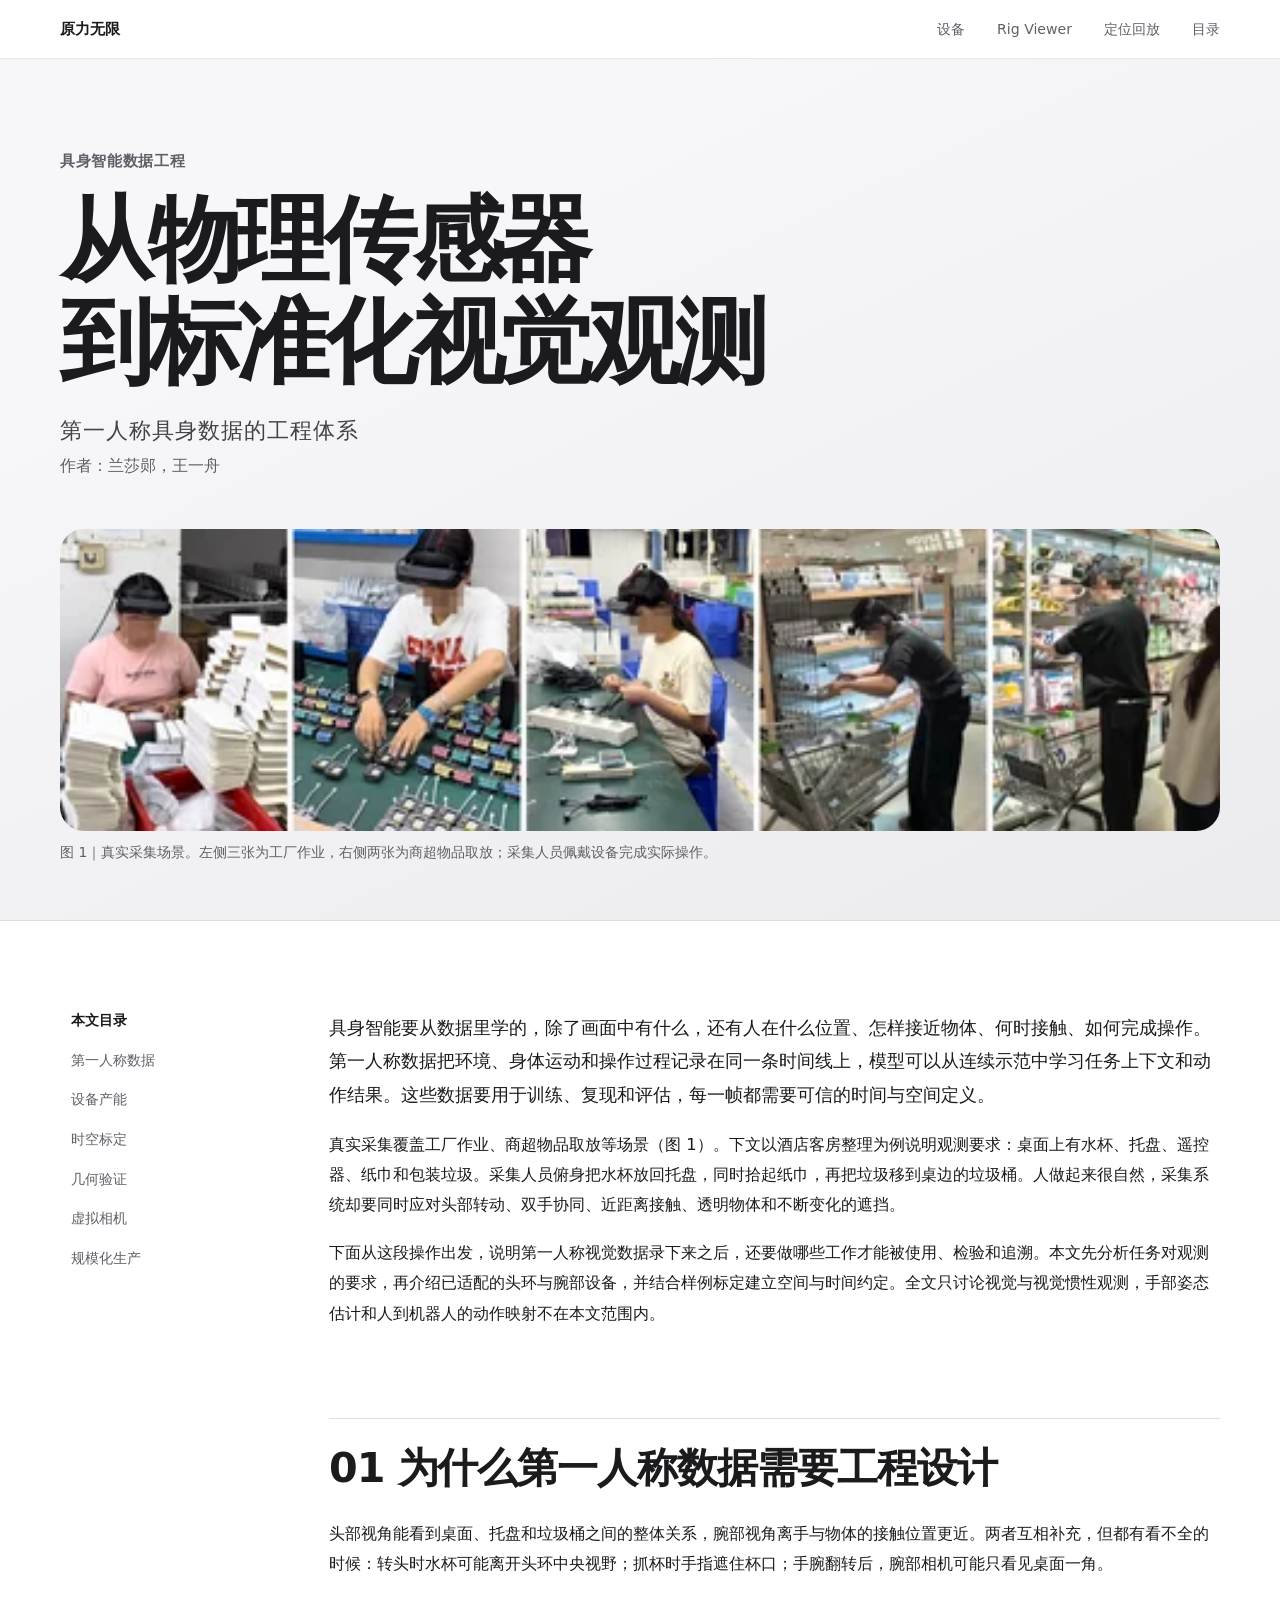
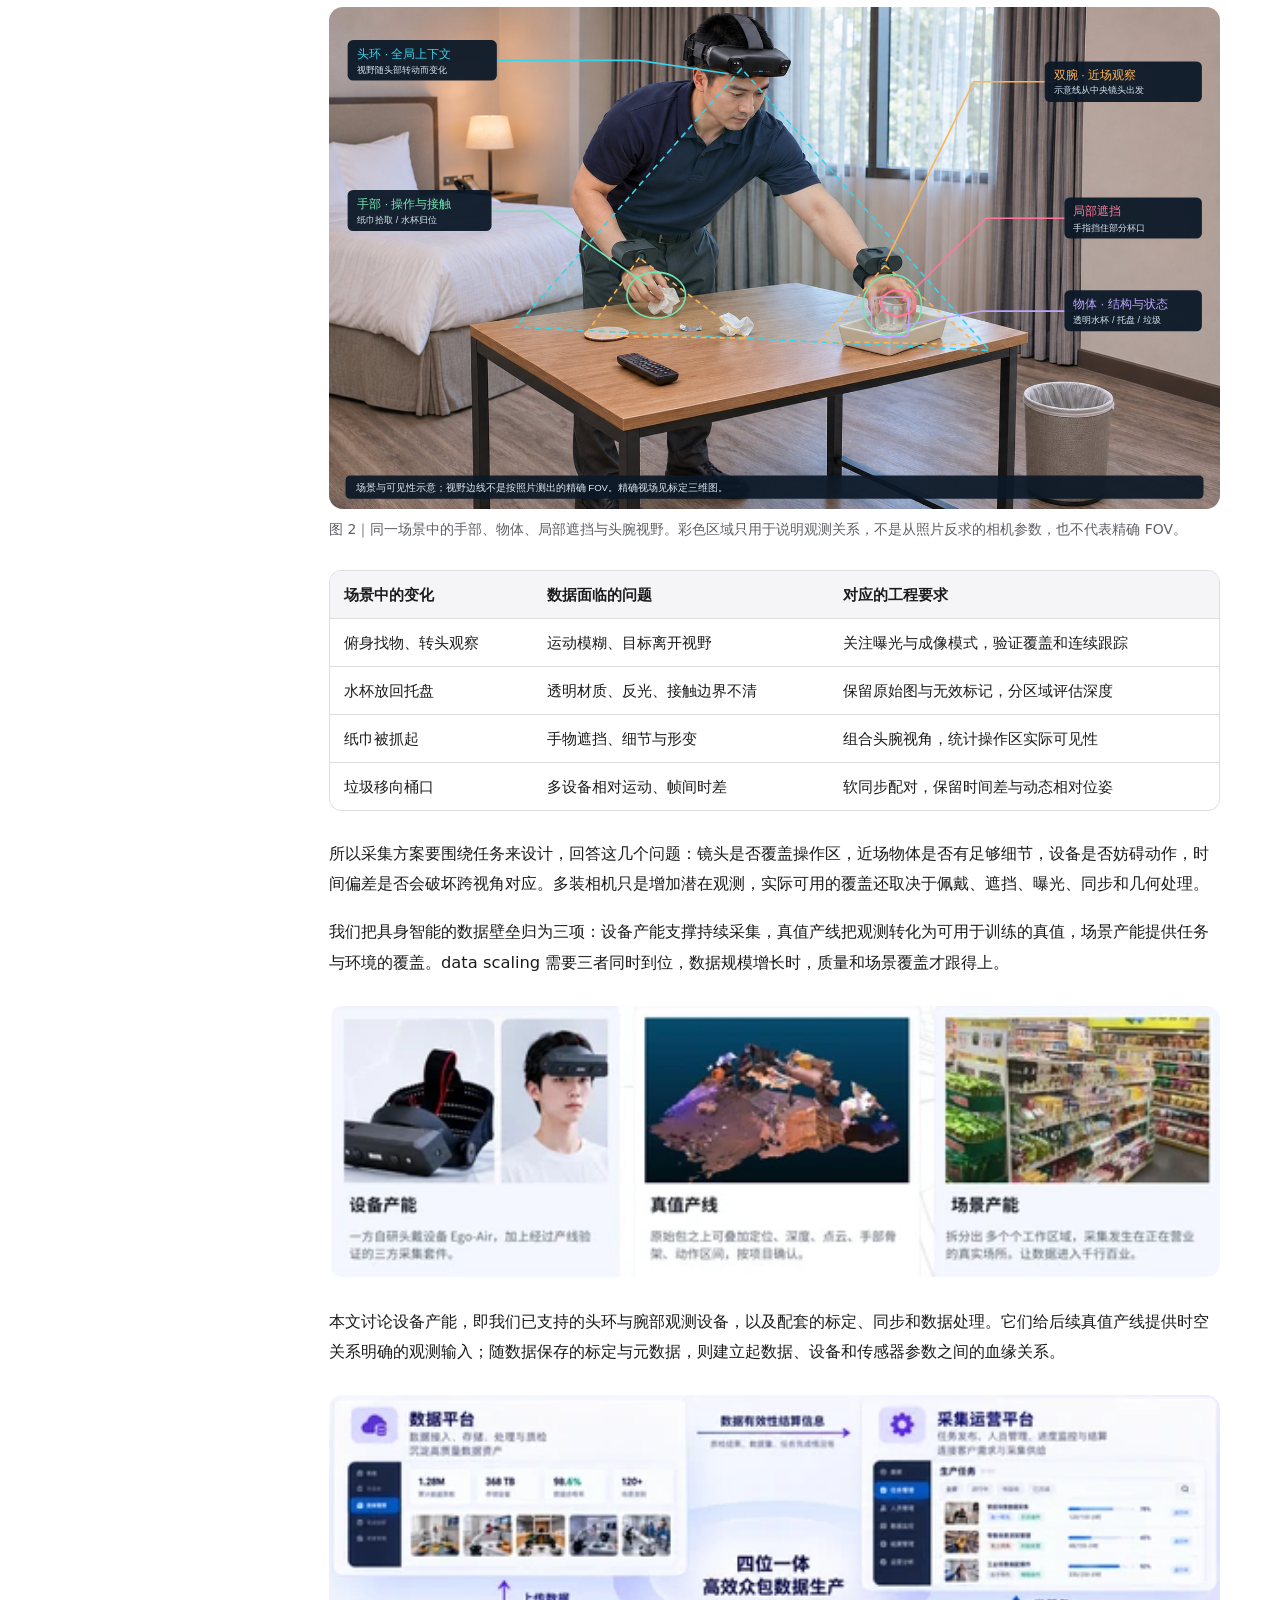
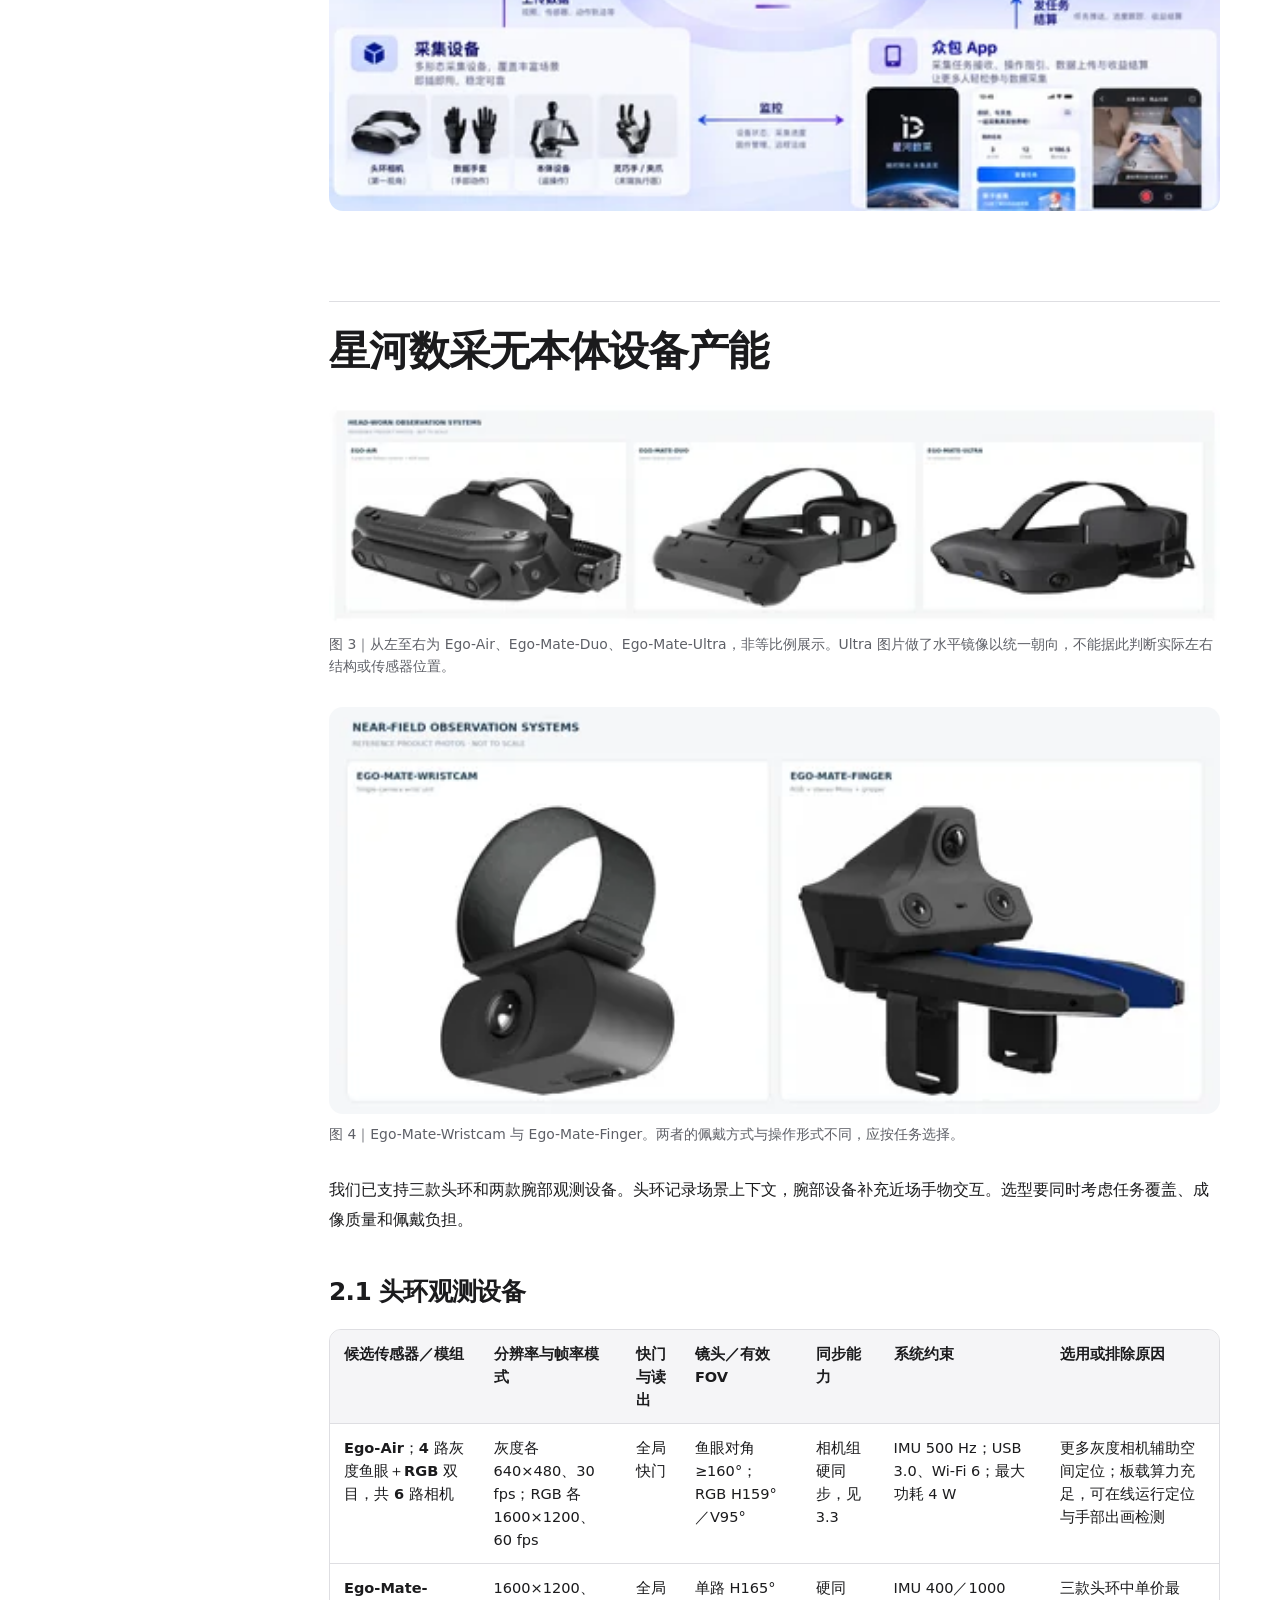
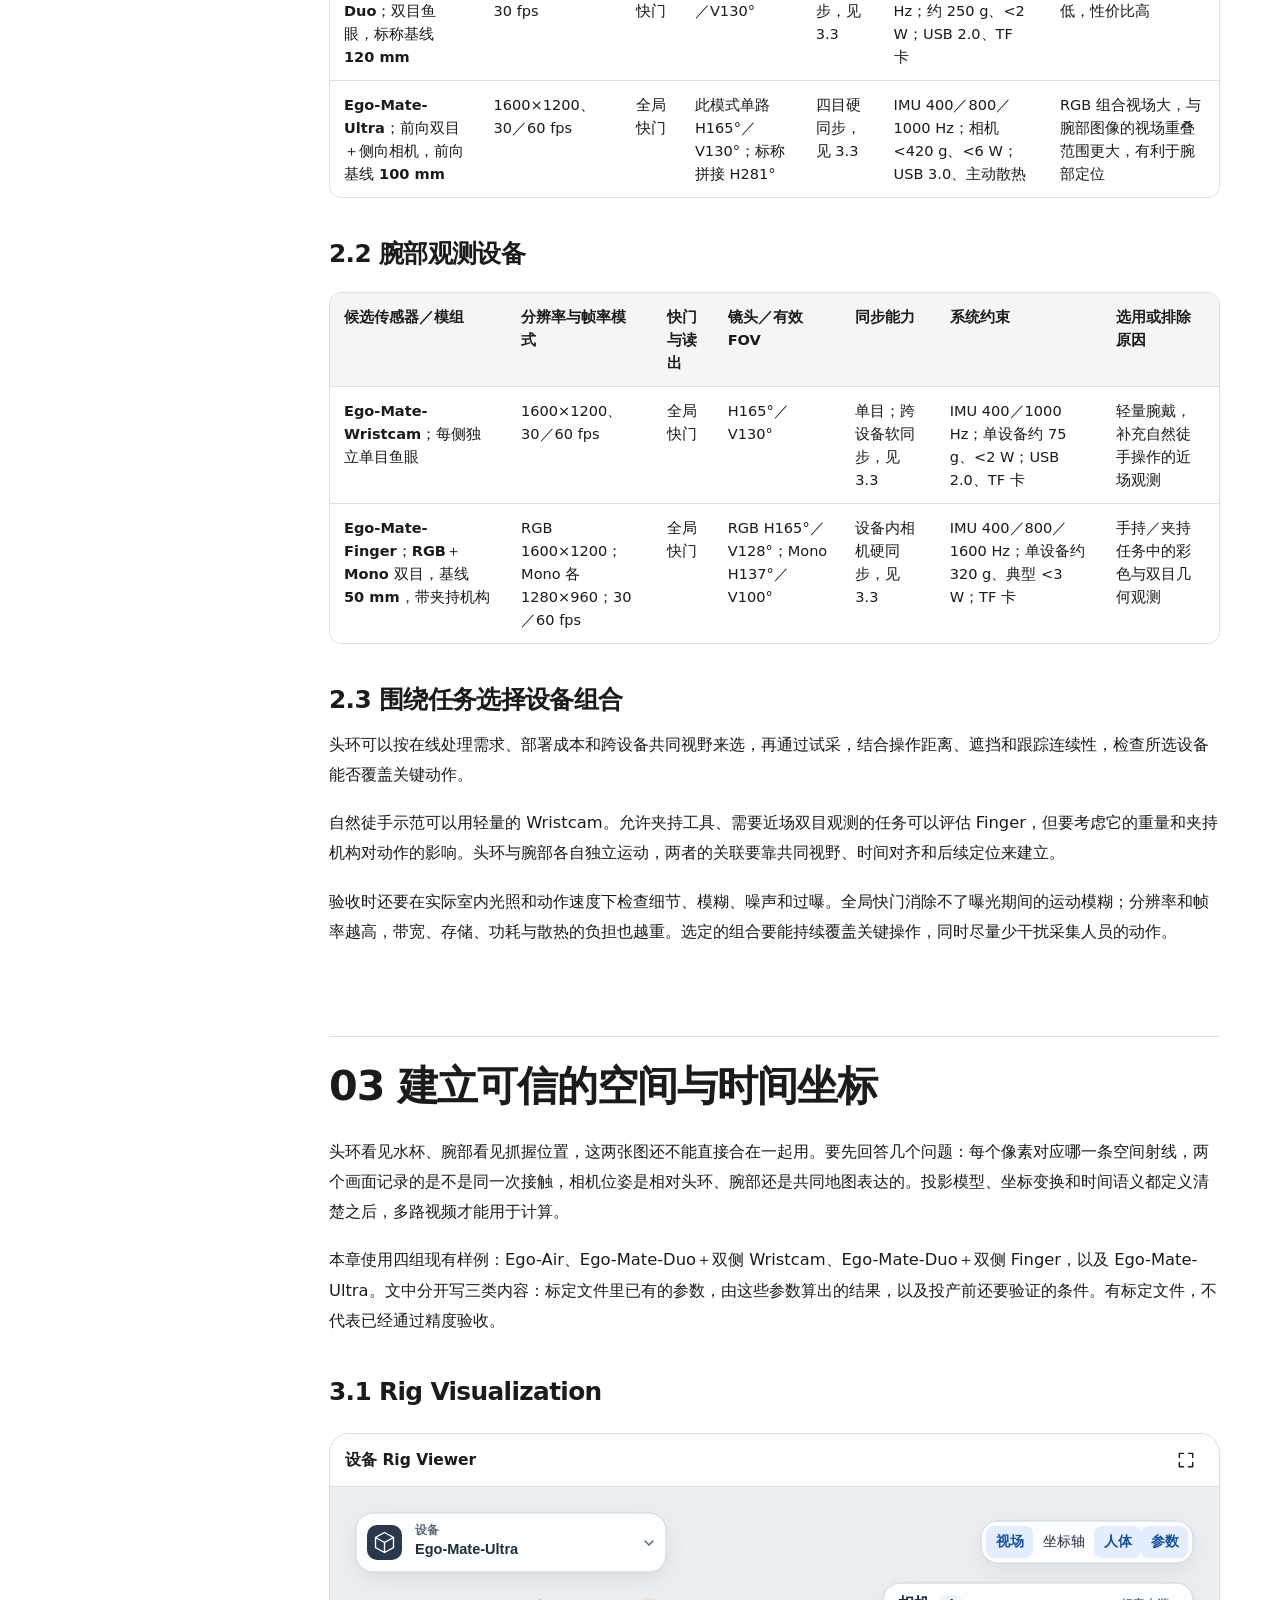
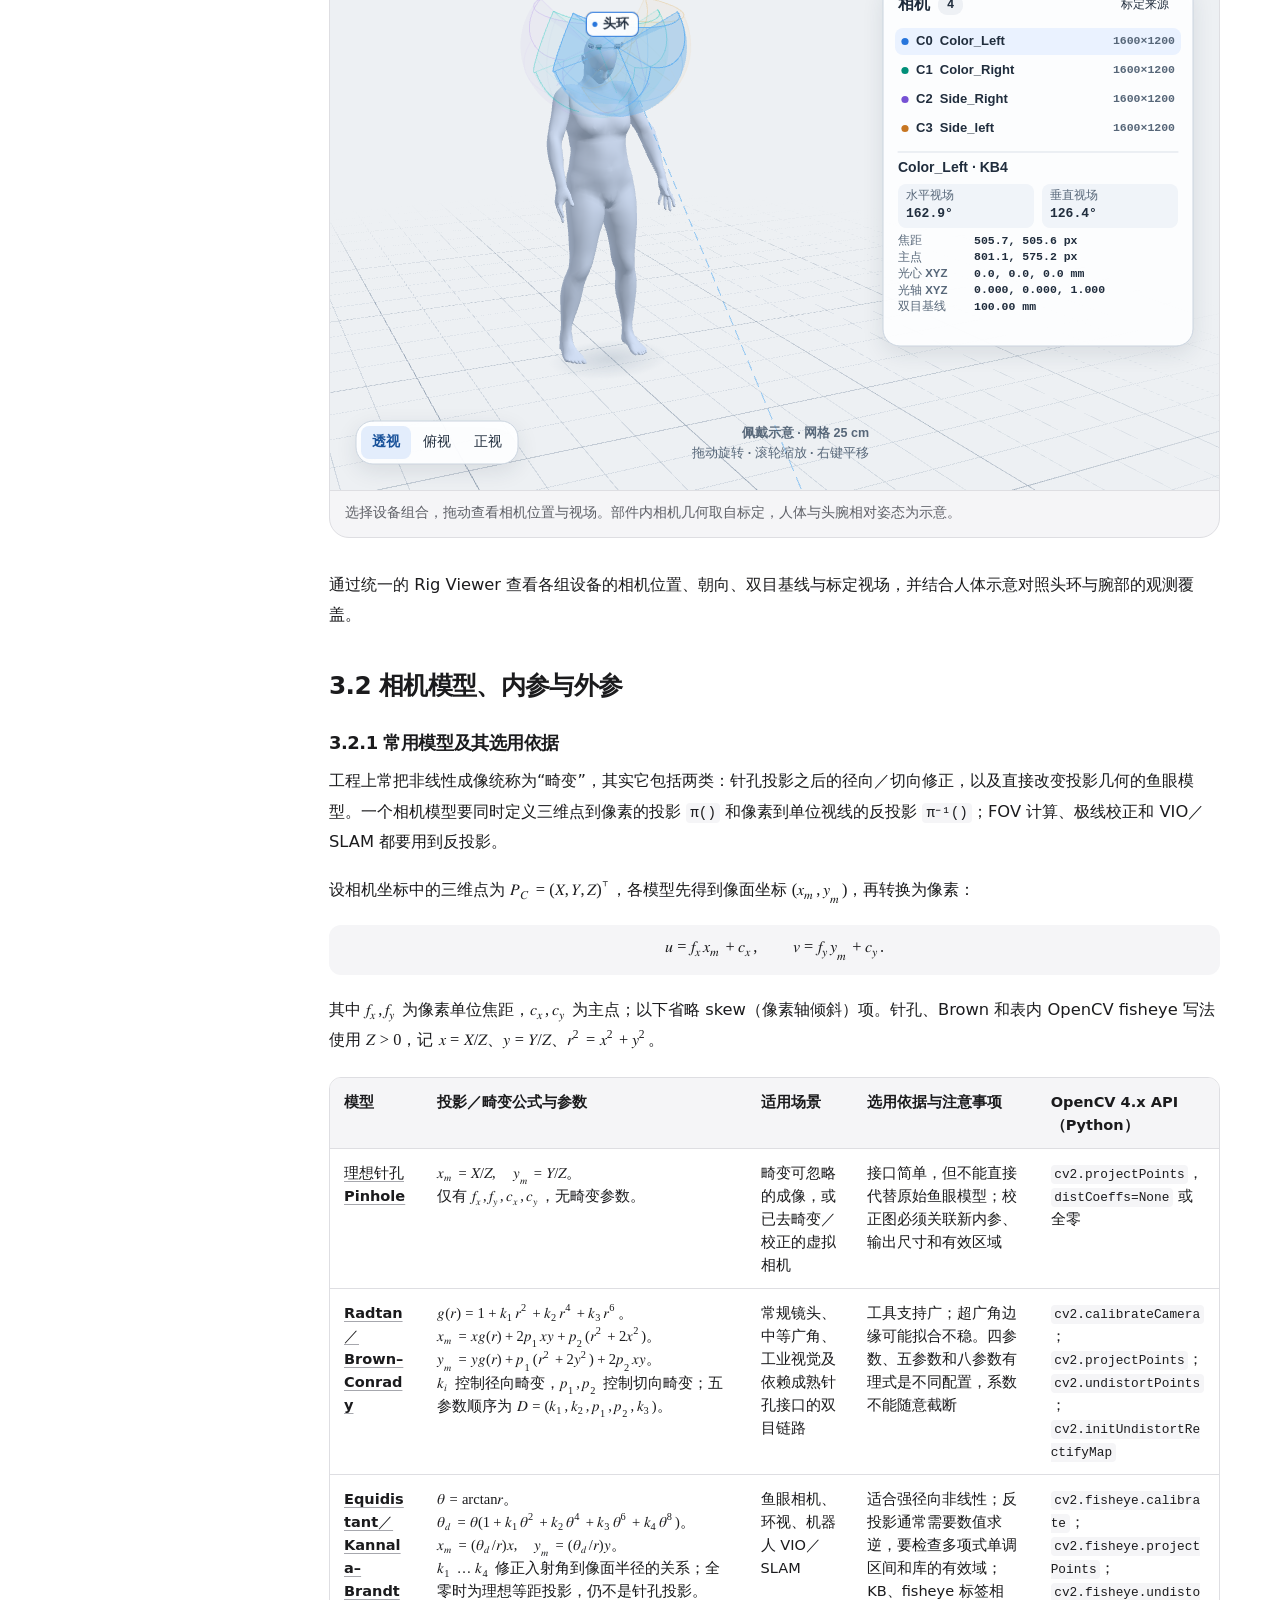
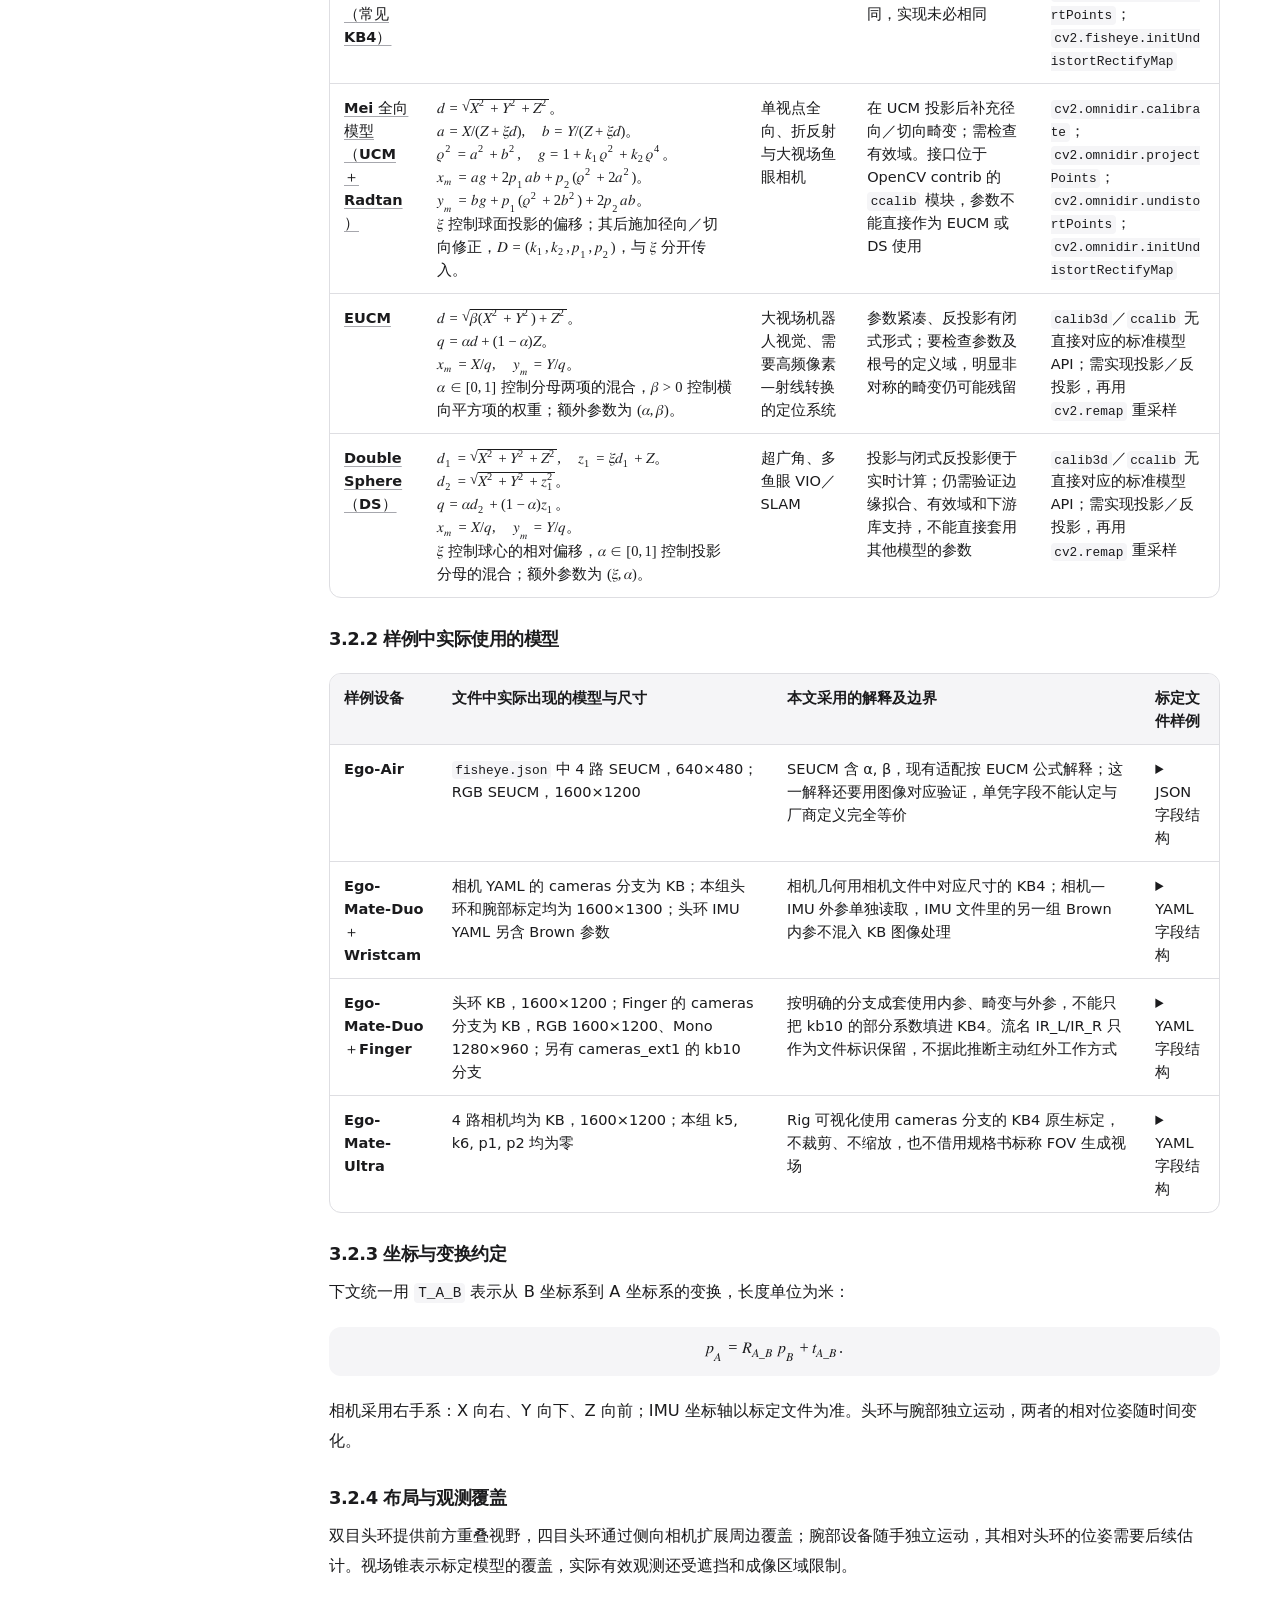
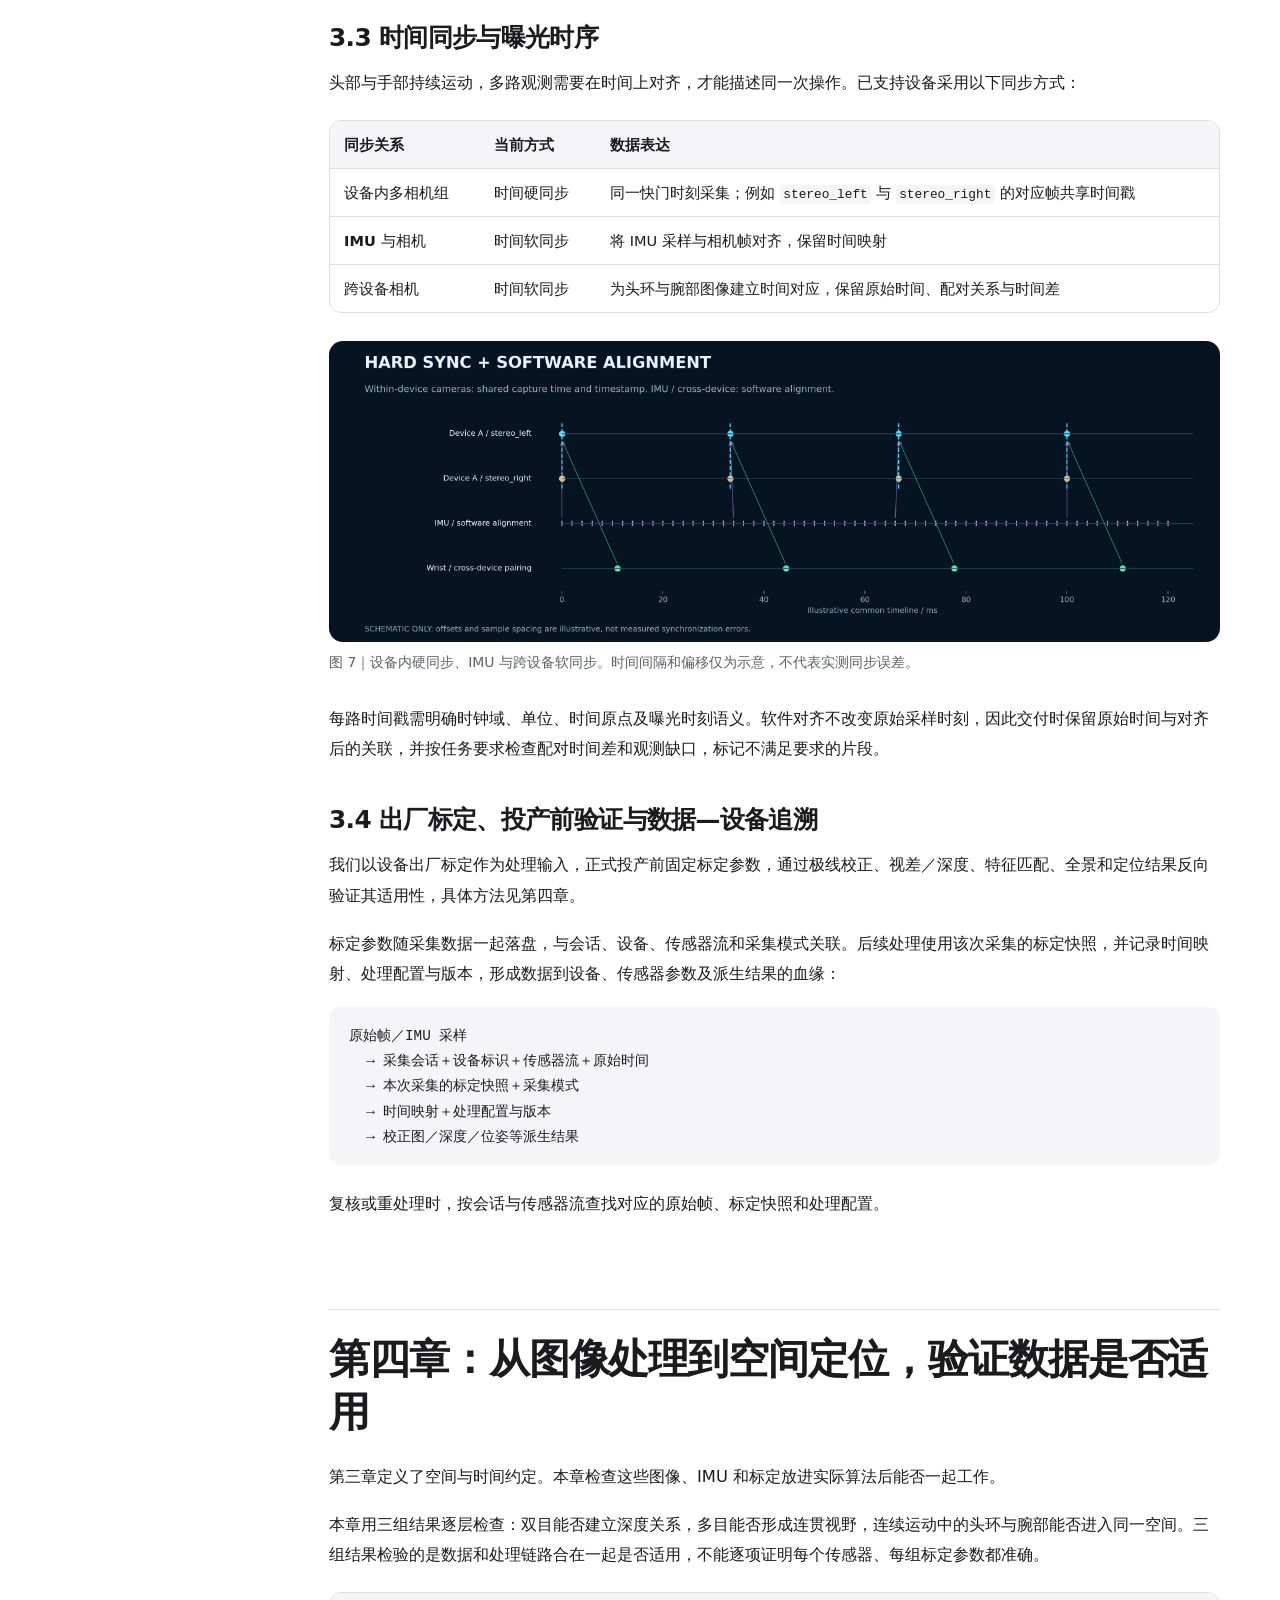
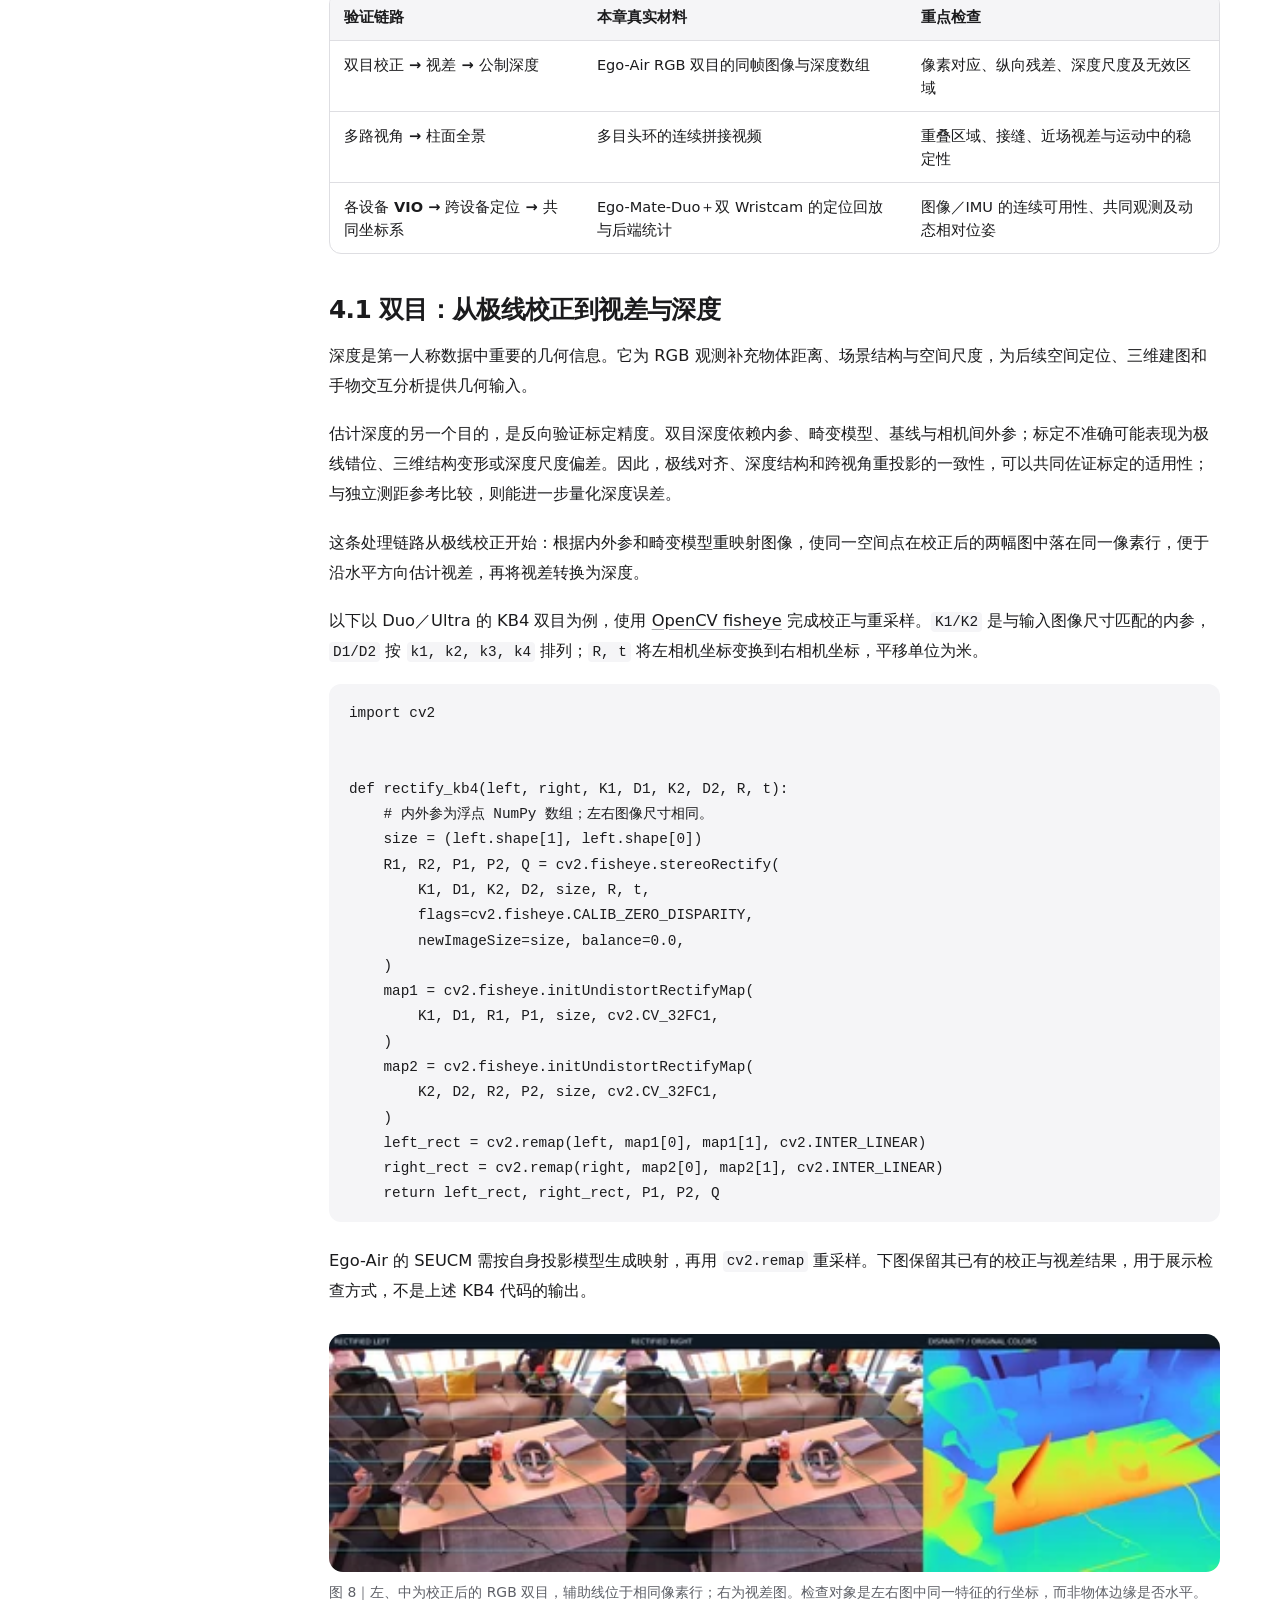
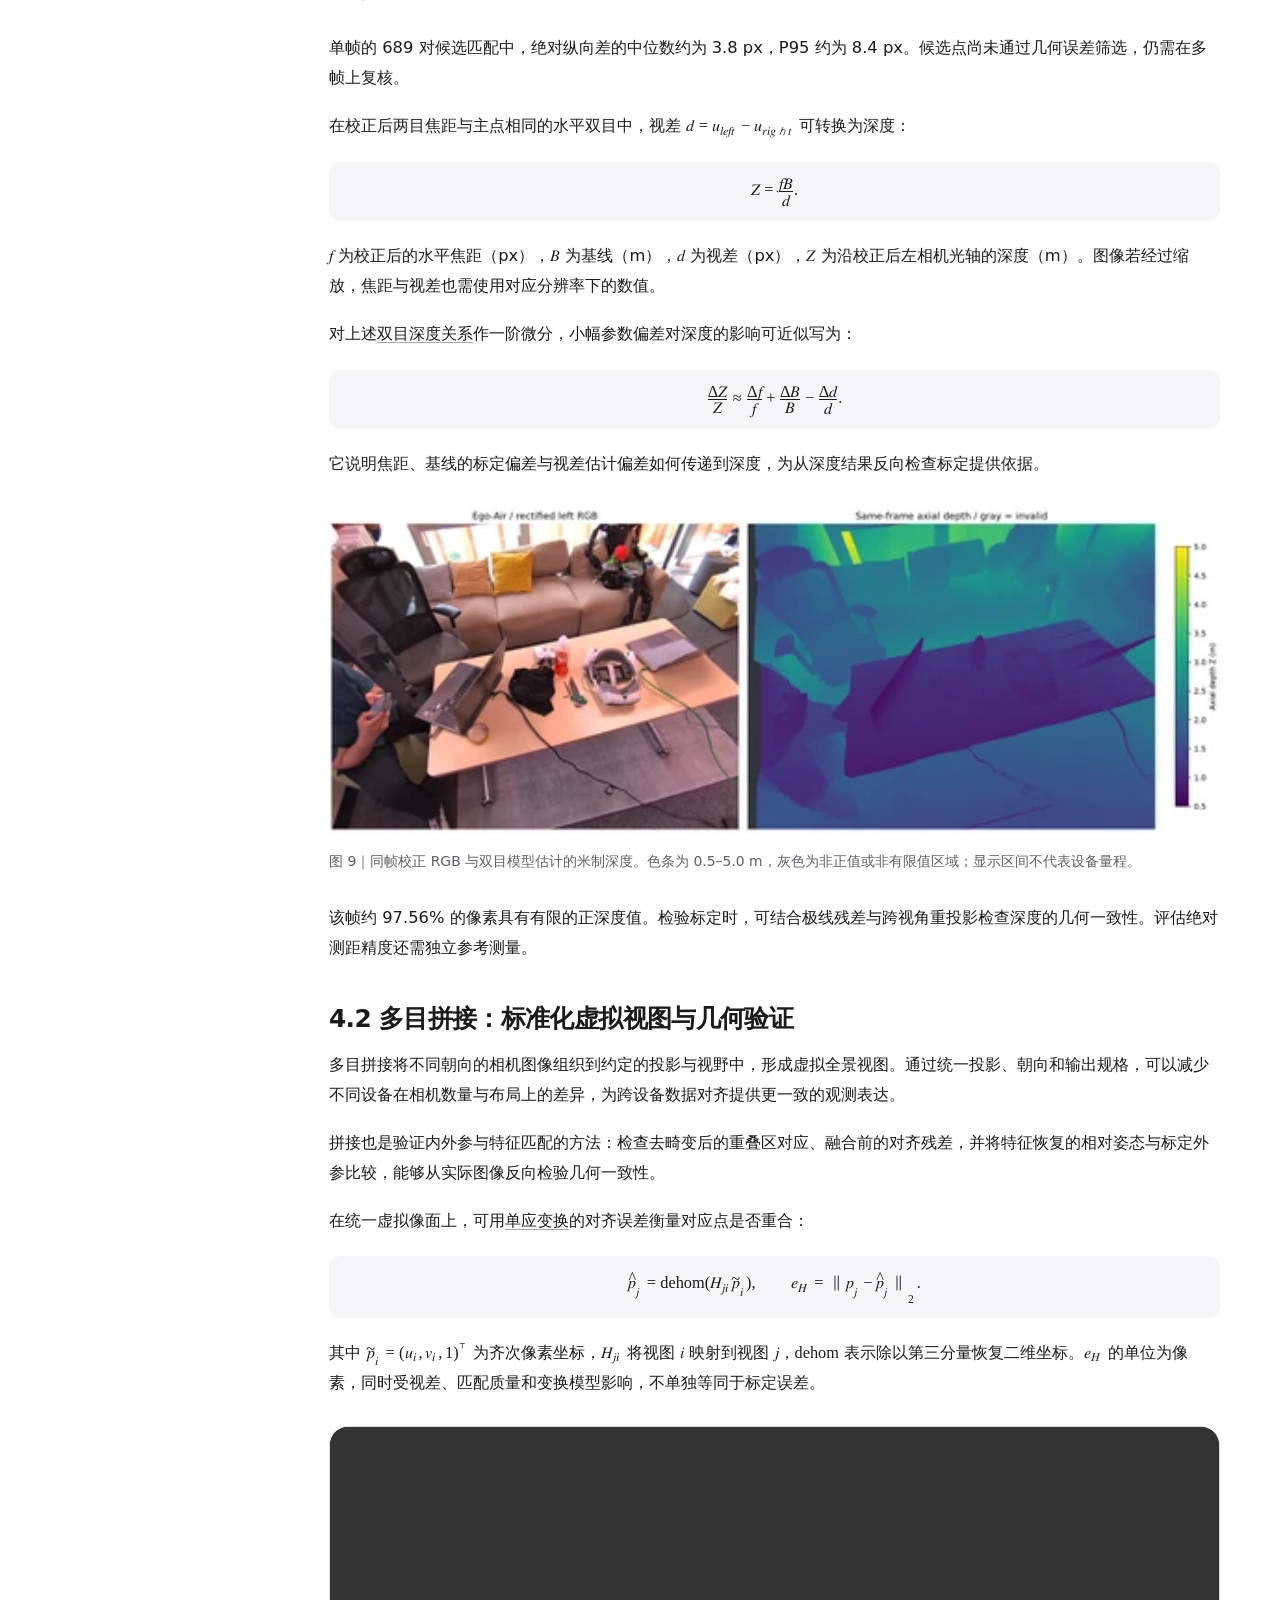
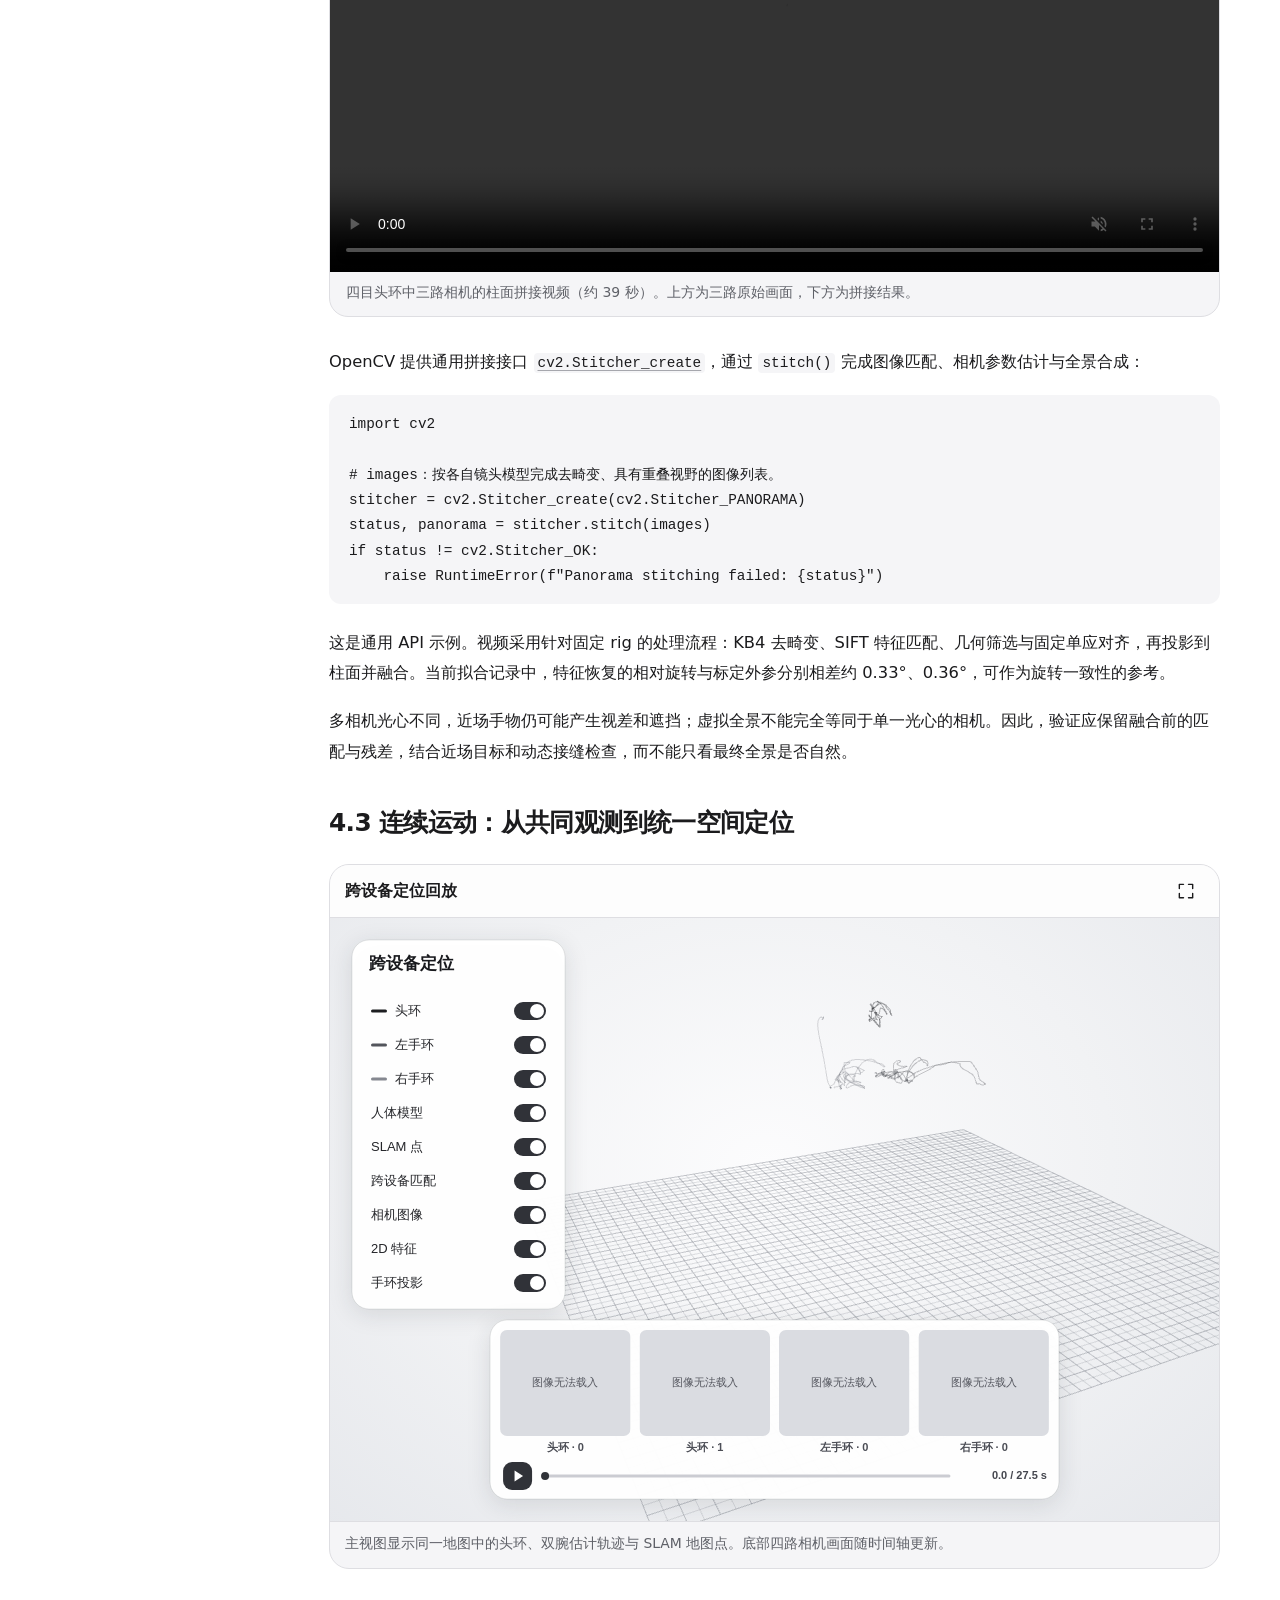
<file: index.html>
<!doctype html>
<html lang="zh-CN" id="top">
<head>
  <meta charset="utf-8">
  <meta name="viewport" content="width=device-width, initial-scale=1">
  <meta name="description" content="从第一人称观测设备、时空标定与几何验证，到虚拟相机和规模化数据生产。">
  <title>从物理传感器到标准化视觉观测 · 原力无限</title>
  <link rel="stylesheet" href="./styles.css">
  <script src="./site.js" defer></script>
</head>
<body>
  <a class="skip" href="#article">跳到正文</a>
  <header class="site-header">
    <div class="bar">
      <a class="brand" href="#top">原力无限</a>
      <nav aria-label="快捷导航">
        <a href="#devices">设备</a>
        <a href="#rig-demo">Rig Viewer</a>
        <a href="#pose-demo">定位回放</a>
        <a href="#toc">目录</a>
      </nav>
    </div>
    <div class="reading-progress" aria-hidden="true"></div>
  </header>
  <main>
    <section class="hero" aria-labelledby="title">
      <div class="hero-inner">
        <p class="eyebrow">具身智能数据工程</p>
        <h1 id="title"><span>从物理传感器</span><span>到标准化视觉观测</span></h1>
        <p class="hero-deck">第一人称具身数据的工程体系</p>
        <p class="hero-byline">作者：兰莎郧，王一舟</p>
        <figure>
          <picture>
            <source type="image/webp"
              srcset="./assets/real_capture_scenes_5x1-480.webp 480w,
                ./assets/real_capture_scenes_5x1-800.webp 800w,
                ./assets/real_capture_scenes_5x1-1200.webp 1200w,
                ./assets/real_capture_scenes_5x1-1800.webp 1800w,
                ./assets/real_capture_scenes_5x1-2360.webp 2360w"
              sizes="(max-width: 430px) calc(100vw - 32px), min(1180px, calc(100vw - min(10vw, 120px)))">
            <img fetchpriority="high" width="3064" height="800" decoding="async" src="./assets/real_capture_scenes_5x1.jpg" alt="工厂作业与商超物品取放的五张真实采集照片，一行五列" />
          </picture>
          <figcaption>图 1｜真实采集场景。左侧三张为工厂作业，右侧两张为商超物品取放；采集人员佩戴设备完成实际操作。</figcaption>
        </figure>
      </div>
    </section>
    <div class="layout">
      <nav class="toc" id="toc" aria-label="文章目录">
        <p class="toc-label">本文目录</p>
        <ul>
          <li><a href="#observation">第一人称数据</a></li>
          <li><a href="#devices">设备产能</a></li>
          <li><a href="#calibration">时空标定</a></li>
          <li><a href="#validation">几何验证</a></li>
          <li><a href="#virtual-camera">虚拟相机</a></li>
          <li><a href="#quality">规模化生产</a></li>
        </ul>
      </nav>
      <article id="article" aria-labelledby="title">
<p class="intro">具身智能要从数据里学的，除了画面中有什么，还有人在什么位置、怎样接近物体、何时接触、如何完成操作。第一人称数据把环境、身体运动和操作过程记录在同一条时间线上，模型可以从连续示范中学习任务上下文和动作结果。这些数据要用于训练、复现和评估，每一帧都需要可信的时间与空间定义。</p>
<p>真实采集覆盖工厂作业、商超物品取放等场景（图 1）。下文以酒店客房整理为例说明观测要求：桌面上有水杯、托盘、遥控器、纸巾和包装垃圾。采集人员俯身把水杯放回托盘，同时拾起纸巾，再把垃圾移到桌边的垃圾桶。人做起来很自然，采集系统却要同时应对头部转动、双手协同、近距离接触、透明物体和不断变化的遮挡。</p>

<p>下面从这段操作出发，说明第一人称视觉数据录下来之后，还要做哪些工作才能被使用、检验和追溯。本文先分析任务对观测的要求，再介绍已适配的头环与腕部设备，并结合样例标定建立空间与时间约定。全文只讨论视觉与视觉惯性观测，手部姿态估计和人到机器人的动作映射不在本文范围内。</p>
<h2 id="observation">01 为什么第一人称数据需要工程设计</h2>
<p>头部视角能看到桌面、托盘和垃圾桶之间的整体关系，腕部视角离手与物体的接触位置更近。两者互相补充，但都有看不全的时候：转头时水杯可能离开头环中央视野；抓杯时手指遮住杯口；手腕翻转后，腕部相机可能只看见桌面一角。</p>
<figure><img loading="lazy" width="1672" height="941" decoding="async" src="./assets/hotel_annotated_R7.svg" alt="手部、物体、遮挡和相机视野标注" /><figcaption>图 2｜同一场景中的手部、物体、局部遮挡与头腕视野。彩色区域只用于说明观测关系，不是从照片反求的相机参数，也不代表精确 FOV。</figcaption></figure>
<div class="table-scroll" role="region" aria-label="数据表格" tabindex="0"><table>
<thead>
<tr>
<th>场景中的变化</th>
<th>数据面临的问题</th>
<th>对应的工程要求</th>
</tr>
</thead>
<tbody>
<tr>
<td>俯身找物、转头观察</td>
<td>运动模糊、目标离开视野</td>
<td>关注曝光与成像模式，验证覆盖和连续跟踪</td>
</tr>
<tr>
<td>水杯放回托盘</td>
<td>透明材质、反光、接触边界不清</td>
<td>保留原始图与无效标记，分区域评估深度</td>
</tr>
<tr>
<td>纸巾被抓起</td>
<td>手物遮挡、细节与形变</td>
<td>组合头腕视角，统计操作区实际可见性</td>
</tr>
<tr>
<td>垃圾移向桶口</td>
<td>多设备相对运动、帧间时差</td>
<td>软同步配对，保留时间差与动态相对位姿</td>
</tr>
</tbody>
</table></div>
<p>所以采集方案要围绕任务来设计，回答这几个问题：镜头是否覆盖操作区，近场物体是否有足够细节，设备是否妨碍动作，时间偏差是否会破坏跨视角对应。多装相机只是增加潜在观测，实际可用的覆盖还取决于佩戴、遮挡、曝光、同步和几何处理。</p>
<p>我们把具身智能的数据壁垒归为三项：设备产能支撑持续采集，真值产线把观测转化为可用于训练的真值，场景产能提供任务与环境的覆盖。data scaling 需要三者同时到位，数据规模增长时，质量和场景覆盖才跟得上。</p>
<figure>
  <picture>
    <source type="image/webp"
      srcset="./assets/three_keys-480.webp 480w,
        ./assets/three_keys-960.webp 960w,
        ./assets/three_keys-1800.webp 1800w"
      sizes="(max-width: 430px) calc(100vw - 32px), (max-width: 800px) 90vw, calc(min(1180px, calc(100vw - min(10vw, 120px))) - 205px - min(5vw, 72px))">
    <img loading="lazy" width="2736" height="832" decoding="async" src="./assets/three_keys.png" alt="数据壁垒的三要素" />
  </picture>
</figure>
<p>本文讨论设备产能，即我们已支持的头环与腕部观测设备，以及配套的标定、同步和数据处理。它们给后续真值产线提供时空关系明确的观测输入；随数据保存的标定与元数据，则建立起数据、设备和传感器参数之间的血缘关系。</p>
<figure>
  <picture>
    <source type="image/webp"
      srcset="./assets/four_components-480.webp 480w,
        ./assets/four_components-960.webp 960w,
        ./assets/four_components-1800.webp 1800w"
      sizes="(max-width: 430px) calc(100vw - 32px), (max-width: 800px) 90vw, calc(min(1180px, calc(100vw - min(10vw, 120px))) - 205px - min(5vw, 72px))">
    <img loading="lazy" width="2300" height="1074" decoding="async" src="./assets/four_components.png" alt="设备产能的四个组成部分" />
  </picture>
</figure>
<h2 id="devices">星河数采无本体设备产能</h2>
<figure>
  <picture>
    <source type="image/webp"
      srcset="./assets/products_headsets_side-480.webp 480w,
        ./assets/products_headsets_side-960.webp 960w,
        ./assets/products_headsets_side-1800.webp 1800w"
      sizes="(max-width: 430px) calc(100vw - 32px), (max-width: 800px) 90vw, calc(min(1180px, calc(100vw - min(10vw, 120px))) - 205px - min(5vw, 72px))">
    <img loading="lazy" width="7296" height="1796" decoding="async" src="./assets/products_headsets_side.png" alt="Ego-Air、Ego-Mate-Duo 与 Ego-Mate-Ultra 头环设备侧面外观示例" />
  </picture>
  <figcaption>图 3｜从左至右为 Ego-Air、Ego-Mate-Duo、Ego-Mate-Ultra，非等比例展示。Ultra 图片做了水平镜像以统一朝向，不能据此判断实际左右结构或传感器位置。</figcaption>
</figure>
<figure>
  <picture>
    <source type="image/webp"
      srcset="./assets/products_nearfield-480.webp 480w,
        ./assets/products_nearfield-960.webp 960w,
        ./assets/products_nearfield-1800.webp 1800w"
      sizes="(max-width: 430px) calc(100vw - 32px), (max-width: 800px) 90vw, calc(min(1180px, calc(100vw - min(10vw, 120px))) - 205px - min(5vw, 72px))">
    <img loading="lazy" width="2100" height="960" decoding="async" src="./assets/products_nearfield.jpg" alt="Mate系列腕部近场设备外观示例" />
  </picture>
  <figcaption>图 4｜Ego-Mate-Wristcam 与 Ego-Mate-Finger。两者的佩戴方式与操作形式不同，应按任务选择。</figcaption>
</figure>
<p>我们已支持三款头环和两款腕部观测设备。头环记录场景上下文，腕部设备补充近场手物交互。选型要同时考虑任务覆盖、成像质量和佩戴负担。</p>
<h3 id="section-2-1-头环观测设备">2.1 头环观测设备</h3>
<div class="table-scroll wide" role="region" aria-label="数据表格" tabindex="0"><table>
<thead>
<tr>
<th>候选传感器／模组</th>
<th>分辨率与帧率模式</th>
<th>快门与读出</th>
<th>镜头／有效 FOV</th>
<th>同步能力</th>
<th>系统约束</th>
<th>选用或排除原因</th>
</tr>
</thead>
<tbody>
<tr>
<td>Ego-Air；4 路灰度鱼眼＋RGB 双目，共 6 路相机</td>
<td>灰度各 640×480、30 fps；RGB 各 1600×1200、60 fps</td>
<td>全局快门</td>
<td>鱼眼对角 ≥160°；RGB H159°／V95°</td>
<td>相机组硬同步，见 3.3</td>
<td>IMU 500 Hz；USB 3.0、Wi-Fi 6；最大功耗 4 W</td>
<td>更多灰度相机辅助空间定位；板载算力充足，可在线运行定位与手部出画检测</td>
</tr>
<tr>
<td>Ego-Mate-Duo；双目鱼眼，标称基线 120 mm</td>
<td>1600×1200、30 fps</td>
<td>全局快门</td>
<td>单路 H165°／V130°</td>
<td>硬同步，见 3.3</td>
<td>IMU 400／1000 Hz；约 250 g、&lt;2 W；USB 2.0、TF 卡</td>
<td>三款头环中单价最低，性价比高</td>
</tr>
<tr>
<td>Ego-Mate-Ultra；前向双目＋侧向相机，前向基线 100 mm</td>
<td>1600×1200、30／60 fps</td>
<td>全局快门</td>
<td>此模式单路 H165°／V130°；标称拼接 H281°</td>
<td>四目硬同步，见 3.3</td>
<td>IMU 400／800／1000 Hz；相机 &lt;420 g、&lt;6 W；USB 3.0、主动散热</td>
<td>RGB 组合视场大，与腕部图像的视场重叠范围更大，有利于腕部定位</td>
</tr>
</tbody>
</table></div>
<h3 id="section-2-2-腕部观测设备">2.2 腕部观测设备</h3>
<div class="table-scroll wide" role="region" aria-label="数据表格" tabindex="0"><table>
<thead>
<tr>
<th>候选传感器／模组</th>
<th>分辨率与帧率模式</th>
<th>快门与读出</th>
<th>镜头／有效 FOV</th>
<th>同步能力</th>
<th>系统约束</th>
<th>选用或排除原因</th>
</tr>
</thead>
<tbody>
<tr>
<td>Ego-Mate-Wristcam；每侧独立单目鱼眼</td>
<td>1600×1200、30／60 fps</td>
<td>全局快门</td>
<td>H165°／V130°</td>
<td>单目；跨设备软同步，见 3.3</td>
<td>IMU 400／1000 Hz；单设备约 75 g、&lt;2 W；USB 2.0、TF 卡</td>
<td>轻量腕戴，补充自然徒手操作的近场观测</td>
</tr>
<tr>
<td>Ego-Mate-Finger；RGB＋Mono 双目，基线 50 mm，带夹持机构</td>
<td>RGB 1600×1200；Mono 各 1280×960；30／60 fps</td>
<td>全局快门</td>
<td>RGB H165°／V128°；Mono H137°／V100°</td>
<td>设备内相机硬同步，见 3.3</td>
<td>IMU 400／800／1600 Hz；单设备约 320 g、典型 &lt;3 W；TF 卡</td>
<td>手持／夹持任务中的彩色与双目几何观测</td>
</tr>
</tbody>
</table></div>
<h3 id="section-2-3-围绕任务选择设备组合">2.3 围绕任务选择设备组合</h3>
<p>头环可以按在线处理需求、部署成本和跨设备共同视野来选，再通过试采，结合操作距离、遮挡和跟踪连续性，检查所选设备能否覆盖关键动作。</p>
<p>自然徒手示范可以用轻量的 Wristcam。允许夹持工具、需要近场双目观测的任务可以评估 Finger，但要考虑它的重量和夹持机构对动作的影响。头环与腕部各自独立运动，两者的关联要靠共同视野、时间对齐和后续定位来建立。</p>
<p>验收时还要在实际室内光照和动作速度下检查细节、模糊、噪声和过曝。全局快门消除不了曝光期间的运动模糊；分辨率和帧率越高，带宽、存储、功耗与散热的负担也越重。选定的组合要能持续覆盖关键操作，同时尽量少干扰采集人员的动作。</p>
<h2 id="calibration">03 建立可信的空间与时间坐标</h2>
<p>头环看见水杯、腕部看见抓握位置，这两张图还不能直接合在一起用。要先回答几个问题：每个像素对应哪一条空间射线，两个画面记录的是不是同一次接触，相机位姿是相对头环、腕部还是共同地图表达的。投影模型、坐标变换和时间语义都定义清楚之后，多路视频才能用于计算。</p>
<p>本章使用四组现有样例：Ego-Air、Ego-Mate-Duo＋双侧 Wristcam、Ego-Mate-Duo＋双侧 Finger，以及 Ego-Mate-Ultra。文中分开写三类内容：标定文件里已有的参数，由这些参数算出的结果，以及投产前还要验证的条件。有标定文件，不代表已经通过精度验收。</p>
<h3 id="section-3-1-rig-visualization"><span id="section-3-1-4-rig-visualization"></span>3.1 Rig Visualization</h3>
<figure class="demo" id="rig-demo">
  <div class="demo-bar">
    <span>设备 Rig Viewer</span>
    <button class="demo-fullscreen" type="button" aria-label="全屏" title="全屏" hidden>
      <svg viewBox="0 0 24 24" fill="none" stroke="currentColor" stroke-width="1.7" stroke-linecap="round" stroke-linejoin="round" aria-hidden="true" focusable="false">
        <path class="expand-icon" d="M4 9V4h5m6 0h5v5m0 6v5h-5m-6 0H4v-5"/>
        <path class="shrink-icon" d="M9 4v5H4m16 0h-5V4m0 16v-5h5m-16 0h5v5"/>
      </svg>
    </button>
  </div>
  <iframe src="./demos/rig-viewer/index.html" title="设备 Rig Viewer" loading="lazy"></iframe>
  <figcaption>选择设备组合，拖动查看相机位置与视场。部件内相机几何取自标定，人体与头腕相对姿态为示意。</figcaption>
</figure>
<p>通过统一的 Rig Viewer 查看各组设备的相机位置、朝向、双目基线与标定视场，并结合人体示意对照头环与腕部的观测覆盖。</p>
<h3 id="section-3-2-相机模型-内参与外参"><span id="section-3-1-相机模型-内参与外参"></span>3.2 相机模型、内参与外参</h3>
<h4 id="section-3-2-1-常用模型及其选用依据"><span id="section-3-1-1-常用模型及其选用依据"></span>3.2.1 常用模型及其选用依据</h4>
<p>工程上常把非线性成像统称为“畸变”，其实它包括两类：针孔投影之后的径向／切向修正，以及直接改变投影几何的鱼眼模型。一个相机模型要同时定义三维点到像素的投影 <code>π()</code> 和像素到单位视线的反投影 <code>π⁻¹()</code>；FOV 计算、极线校正和 VIO／SLAM 都要用到反投影。</p>
<p>设相机坐标中的三维点为 <span class="katex"><math xmlns="http://www.w3.org/1998/Math/MathML"><semantics><mrow><msub><mi>P</mi><mi>C</mi></msub><mo>=</mo><mo stretchy="false">(</mo><mi>X</mi><mo separator="true">,</mo><mi>Y</mi><mo separator="true">,</mo><mi>Z</mi><msup><mo stretchy="false">)</mo><mi mathvariant="normal">⊤</mi></msup></mrow><annotation encoding="application/x-tex">P_C=(X,Y,Z)^\top</annotation></semantics></math></span>，各模型先得到像面坐标 <span class="katex"><math xmlns="http://www.w3.org/1998/Math/MathML"><semantics><mrow><mo stretchy="false">(</mo><msub><mi>x</mi><mi>m</mi></msub><mo separator="true">,</mo><msub><mi>y</mi><mi>m</mi></msub><mo stretchy="false">)</mo></mrow><annotation encoding="application/x-tex">(x_m,y_m)</annotation></semantics></math></span>，再转换为像素：</p>
<div class="equation"><span class="katex"><math xmlns="http://www.w3.org/1998/Math/MathML" display="block"><semantics><mrow><mi>u</mi><mo>=</mo><msub><mi>f</mi><mi>x</mi></msub><msub><mi>x</mi><mi>m</mi></msub><mo>+</mo><msub><mi>c</mi><mi>x</mi></msub><mo separator="true">,</mo><mspace width="2em"/><mi>v</mi><mo>=</mo><msub><mi>f</mi><mi>y</mi></msub><msub><mi>y</mi><mi>m</mi></msub><mo>+</mo><msub><mi>c</mi><mi>y</mi></msub><mi mathvariant="normal">.</mi></mrow><annotation encoding="application/x-tex">u=f_x x_m+c_x,\qquad v=f_y y_m+c_y.</annotation></semantics></math></span></div>
<p>其中 <span class="katex"><math xmlns="http://www.w3.org/1998/Math/MathML"><semantics><mrow><msub><mi>f</mi><mi>x</mi></msub><mo separator="true">,</mo><msub><mi>f</mi><mi>y</mi></msub></mrow><annotation encoding="application/x-tex">f_x,f_y</annotation></semantics></math></span> 为像素单位焦距，<span class="katex"><math xmlns="http://www.w3.org/1998/Math/MathML"><semantics><mrow><msub><mi>c</mi><mi>x</mi></msub><mo separator="true">,</mo><msub><mi>c</mi><mi>y</mi></msub></mrow><annotation encoding="application/x-tex">c_x,c_y</annotation></semantics></math></span> 为主点；以下省略 skew（像素轴倾斜）项。针孔、Brown 和表内 OpenCV fisheye 写法使用 <span class="katex"><math xmlns="http://www.w3.org/1998/Math/MathML"><semantics><mrow><mi>Z</mi><mo>&gt;</mo><mn>0</mn></mrow><annotation encoding="application/x-tex">Z&gt;0</annotation></semantics></math></span>，记 <span class="katex"><math xmlns="http://www.w3.org/1998/Math/MathML"><semantics><mrow><mi>x</mi><mo>=</mo><mi>X</mi><mi mathvariant="normal">/</mi><mi>Z</mi></mrow><annotation encoding="application/x-tex">x=X/Z</annotation></semantics></math></span>、<span class="katex"><math xmlns="http://www.w3.org/1998/Math/MathML"><semantics><mrow><mi>y</mi><mo>=</mo><mi>Y</mi><mi mathvariant="normal">/</mi><mi>Z</mi></mrow><annotation encoding="application/x-tex">y=Y/Z</annotation></semantics></math></span>、<span class="katex"><math xmlns="http://www.w3.org/1998/Math/MathML"><semantics><mrow><msup><mi>r</mi><mn>2</mn></msup><mo>=</mo><msup><mi>x</mi><mn>2</mn></msup><mo>+</mo><msup><mi>y</mi><mn>2</mn></msup></mrow><annotation encoding="application/x-tex">r^2=x^2+y^2</annotation></semantics></math></span>。</p>
<div class="table-scroll wide" role="region" aria-label="数据表格" tabindex="0"><table>
<thead>
<tr>
<th>模型</th>
<th>投影／畸变公式与参数</th>
<th>适用场景</th>
<th>选用依据与注意事项</th>
<th>OpenCV 4.x API（Python）</th>
</tr>
</thead>
<tbody>
<tr>
<td><a href="https://docs.opencv.org/4.13.0/d9/d0c/group__calib3d.html">理想针孔 Pinhole</a></td>
<td><span class="katex"><math xmlns="http://www.w3.org/1998/Math/MathML"><semantics><mrow><msub><mi>x</mi><mi>m</mi></msub><mo>=</mo><mi>X</mi><mi mathvariant="normal">/</mi><mi>Z</mi><mo separator="true">,</mo><mspace width="1em"/><msub><mi>y</mi><mi>m</mi></msub><mo>=</mo><mi>Y</mi><mi mathvariant="normal">/</mi><mi>Z</mi></mrow><annotation encoding="application/x-tex">x_m=X/Z,\quad y_m=Y/Z</annotation></semantics></math></span>。<br>仅有 <span class="katex"><math xmlns="http://www.w3.org/1998/Math/MathML"><semantics><mrow><msub><mi>f</mi><mi>x</mi></msub><mo separator="true">,</mo><msub><mi>f</mi><mi>y</mi></msub><mo separator="true">,</mo><msub><mi>c</mi><mi>x</mi></msub><mo separator="true">,</mo><msub><mi>c</mi><mi>y</mi></msub></mrow><annotation encoding="application/x-tex">f_x,f_y,c_x,c_y</annotation></semantics></math></span>，无畸变参数。</td>
<td>畸变可忽略的成像，或已去畸变／校正的虚拟相机</td>
<td>接口简单，但不能直接代替原始鱼眼模型；校正图必须关联新内参、输出尺寸和有效区域</td>
<td><code>cv2.projectPoints</code>，<code>distCoeffs=None</code> 或全零</td>
</tr>
<tr>
<td><a href="https://docs.opencv.org/4.13.0/d9/d0c/group__calib3d.html">Radtan／Brown–Conrady</a></td>
<td><span class="katex"><math xmlns="http://www.w3.org/1998/Math/MathML"><semantics><mrow><mi>g</mi><mo stretchy="false">(</mo><mi>r</mi><mo stretchy="false">)</mo><mo>=</mo><mn>1</mn><mo>+</mo><msub><mi>k</mi><mn>1</mn></msub><msup><mi>r</mi><mn>2</mn></msup><mo>+</mo><msub><mi>k</mi><mn>2</mn></msub><msup><mi>r</mi><mn>4</mn></msup><mo>+</mo><msub><mi>k</mi><mn>3</mn></msub><msup><mi>r</mi><mn>6</mn></msup></mrow><annotation encoding="application/x-tex">g(r)=1+k_1r^2+k_2r^4+k_3r^6</annotation></semantics></math></span>。<br><span class="katex"><math xmlns="http://www.w3.org/1998/Math/MathML"><semantics><mrow><msub><mi>x</mi><mi>m</mi></msub><mo>=</mo><mi>x</mi><mi>g</mi><mo stretchy="false">(</mo><mi>r</mi><mo stretchy="false">)</mo><mo>+</mo><mn>2</mn><msub><mi>p</mi><mn>1</mn></msub><mi>x</mi><mi>y</mi><mo>+</mo><msub><mi>p</mi><mn>2</mn></msub><mo stretchy="false">(</mo><msup><mi>r</mi><mn>2</mn></msup><mo>+</mo><mn>2</mn><msup><mi>x</mi><mn>2</mn></msup><mo stretchy="false">)</mo></mrow><annotation encoding="application/x-tex">x_m=xg(r)+2p_1xy+p_2(r^2+2x^2)</annotation></semantics></math></span>。<br><span class="katex"><math xmlns="http://www.w3.org/1998/Math/MathML"><semantics><mrow><msub><mi>y</mi><mi>m</mi></msub><mo>=</mo><mi>y</mi><mi>g</mi><mo stretchy="false">(</mo><mi>r</mi><mo stretchy="false">)</mo><mo>+</mo><msub><mi>p</mi><mn>1</mn></msub><mo stretchy="false">(</mo><msup><mi>r</mi><mn>2</mn></msup><mo>+</mo><mn>2</mn><msup><mi>y</mi><mn>2</mn></msup><mo stretchy="false">)</mo><mo>+</mo><mn>2</mn><msub><mi>p</mi><mn>2</mn></msub><mi>x</mi><mi>y</mi></mrow><annotation encoding="application/x-tex">y_m=yg(r)+p_1(r^2+2y^2)+2p_2xy</annotation></semantics></math></span>。<br><span class="katex"><math xmlns="http://www.w3.org/1998/Math/MathML"><semantics><mrow><msub><mi>k</mi><mi>i</mi></msub></mrow><annotation encoding="application/x-tex">k_i</annotation></semantics></math></span> 控制径向畸变，<span class="katex"><math xmlns="http://www.w3.org/1998/Math/MathML"><semantics><mrow><msub><mi>p</mi><mn>1</mn></msub><mo separator="true">,</mo><msub><mi>p</mi><mn>2</mn></msub></mrow><annotation encoding="application/x-tex">p_1,p_2</annotation></semantics></math></span> 控制切向畸变；五参数顺序为 <span class="katex"><math xmlns="http://www.w3.org/1998/Math/MathML"><semantics><mrow><mi>D</mi><mo>=</mo><mo stretchy="false">(</mo><msub><mi>k</mi><mn>1</mn></msub><mo separator="true">,</mo><msub><mi>k</mi><mn>2</mn></msub><mo separator="true">,</mo><msub><mi>p</mi><mn>1</mn></msub><mo separator="true">,</mo><msub><mi>p</mi><mn>2</mn></msub><mo separator="true">,</mo><msub><mi>k</mi><mn>3</mn></msub><mo stretchy="false">)</mo></mrow><annotation encoding="application/x-tex">D=(k_1,k_2,p_1,p_2,k_3)</annotation></semantics></math></span>。</td>
<td>常规镜头、中等广角、工业视觉及依赖成熟针孔接口的双目链路</td>
<td>工具支持广；超广角边缘可能拟合不稳。四参数、五参数和八参数有理式是不同配置，系数不能随意截断</td>
<td><code>cv2.calibrateCamera</code>；<code>cv2.projectPoints</code>；<code>cv2.undistortPoints</code>；<code>cv2.initUndistortRectifyMap</code></td>
</tr>
<tr>
<td><a href="https://docs.opencv.org/4.13.0/db/d58/group__calib3d__fisheye.html">Equidistant／Kannala–Brandt（常见 KB4）</a></td>
<td><span class="katex"><math xmlns="http://www.w3.org/1998/Math/MathML"><semantics><mrow><mi>θ</mi><mo>=</mo><mi>arctan</mi><mo>⁡</mo><mi>r</mi></mrow><annotation encoding="application/x-tex">\theta=\arctan r</annotation></semantics></math></span>。<br><span class="katex"><math xmlns="http://www.w3.org/1998/Math/MathML"><semantics><mrow><msub><mi>θ</mi><mi>d</mi></msub><mo>=</mo><mi>θ</mi><mo stretchy="false">(</mo><mn>1</mn><mo>+</mo><msub><mi>k</mi><mn>1</mn></msub><msup><mi>θ</mi><mn>2</mn></msup><mo>+</mo><msub><mi>k</mi><mn>2</mn></msub><msup><mi>θ</mi><mn>4</mn></msup><mo>+</mo><msub><mi>k</mi><mn>3</mn></msub><msup><mi>θ</mi><mn>6</mn></msup><mo>+</mo><msub><mi>k</mi><mn>4</mn></msub><msup><mi>θ</mi><mn>8</mn></msup><mo stretchy="false">)</mo></mrow><annotation encoding="application/x-tex">\theta_d=\theta(1+k_1\theta^2+k_2\theta^4+k_3\theta^6+k_4\theta^8)</annotation></semantics></math></span>。<br><span class="katex"><math xmlns="http://www.w3.org/1998/Math/MathML"><semantics><mrow><msub><mi>x</mi><mi>m</mi></msub><mo>=</mo><mo stretchy="false">(</mo><msub><mi>θ</mi><mi>d</mi></msub><mi mathvariant="normal">/</mi><mi>r</mi><mo stretchy="false">)</mo><mi>x</mi><mo separator="true">,</mo><mspace width="1em"/><msub><mi>y</mi><mi>m</mi></msub><mo>=</mo><mo stretchy="false">(</mo><msub><mi>θ</mi><mi>d</mi></msub><mi mathvariant="normal">/</mi><mi>r</mi><mo stretchy="false">)</mo><mi>y</mi></mrow><annotation encoding="application/x-tex">x_m=(\theta_d/r)x,\quad y_m=(\theta_d/r)y</annotation></semantics></math></span>。<br><span class="katex"><math xmlns="http://www.w3.org/1998/Math/MathML"><semantics><mrow><msub><mi>k</mi><mn>1</mn></msub><mo>…</mo><msub><mi>k</mi><mn>4</mn></msub></mrow><annotation encoding="application/x-tex">k_1\ldots k_4</annotation></semantics></math></span> 修正入射角到像面半径的关系；全零时为理想等距投影，仍不是针孔投影。</td>
<td>鱼眼相机、环视、机器人 VIO／SLAM</td>
<td>适合强径向非线性；反投影通常需要数值求逆，要检查多项式单调区间和库的有效域；KB、fisheye 标签相同，实现未必相同</td>
<td><code>cv2.fisheye.calibrate</code>；<code>cv2.fisheye.projectPoints</code>；<code>cv2.fisheye.undistortPoints</code>；<code>cv2.fisheye.initUndistortRectifyMap</code></td>
</tr>
<tr>
<td><a href="https://docs.opencv.org/4.13.0/d3/ddc/group__ccalib.html">Mei 全向模型（UCM＋Radtan）</a></td>
<td><span class="katex"><math xmlns="http://www.w3.org/1998/Math/MathML"><semantics><mrow><mi>d</mi><mo>=</mo><msqrt><mrow><msup><mi>X</mi><mn>2</mn></msup><mo>+</mo><msup><mi>Y</mi><mn>2</mn></msup><mo>+</mo><msup><mi>Z</mi><mn>2</mn></msup></mrow></msqrt></mrow><annotation encoding="application/x-tex">d=\sqrt{X^2+Y^2+Z^2}</annotation></semantics></math></span>。<br><span class="katex"><math xmlns="http://www.w3.org/1998/Math/MathML"><semantics><mrow><mi>a</mi><mo>=</mo><mi>X</mi><mi mathvariant="normal">/</mi><mo stretchy="false">(</mo><mi>Z</mi><mo>+</mo><mi>ξ</mi><mi>d</mi><mo stretchy="false">)</mo><mo separator="true">,</mo><mspace width="1em"/><mi>b</mi><mo>=</mo><mi>Y</mi><mi mathvariant="normal">/</mi><mo stretchy="false">(</mo><mi>Z</mi><mo>+</mo><mi>ξ</mi><mi>d</mi><mo stretchy="false">)</mo></mrow><annotation encoding="application/x-tex">a=X/(Z+\xi d),\quad b=Y/(Z+\xi d)</annotation></semantics></math></span>。<br><span class="katex"><math xmlns="http://www.w3.org/1998/Math/MathML"><semantics><mrow><msup><mi>ρ</mi><mn>2</mn></msup><mo>=</mo><msup><mi>a</mi><mn>2</mn></msup><mo>+</mo><msup><mi>b</mi><mn>2</mn></msup><mo separator="true">,</mo><mspace width="1em"/><mi>g</mi><mo>=</mo><mn>1</mn><mo>+</mo><msub><mi>k</mi><mn>1</mn></msub><msup><mi>ρ</mi><mn>2</mn></msup><mo>+</mo><msub><mi>k</mi><mn>2</mn></msub><msup><mi>ρ</mi><mn>4</mn></msup></mrow><annotation encoding="application/x-tex">\rho^2=a^2+b^2,\quad g=1+k_1\rho^2+k_2\rho^4</annotation></semantics></math></span>。<br><span class="katex"><math xmlns="http://www.w3.org/1998/Math/MathML"><semantics><mrow><msub><mi>x</mi><mi>m</mi></msub><mo>=</mo><mi>a</mi><mi>g</mi><mo>+</mo><mn>2</mn><msub><mi>p</mi><mn>1</mn></msub><mi>a</mi><mi>b</mi><mo>+</mo><msub><mi>p</mi><mn>2</mn></msub><mo stretchy="false">(</mo><msup><mi>ρ</mi><mn>2</mn></msup><mo>+</mo><mn>2</mn><msup><mi>a</mi><mn>2</mn></msup><mo stretchy="false">)</mo></mrow><annotation encoding="application/x-tex">x_m=ag+2p_1ab+p_2(\rho^2+2a^2)</annotation></semantics></math></span>。<br><span class="katex"><math xmlns="http://www.w3.org/1998/Math/MathML"><semantics><mrow><msub><mi>y</mi><mi>m</mi></msub><mo>=</mo><mi>b</mi><mi>g</mi><mo>+</mo><msub><mi>p</mi><mn>1</mn></msub><mo stretchy="false">(</mo><msup><mi>ρ</mi><mn>2</mn></msup><mo>+</mo><mn>2</mn><msup><mi>b</mi><mn>2</mn></msup><mo stretchy="false">)</mo><mo>+</mo><mn>2</mn><msub><mi>p</mi><mn>2</mn></msub><mi>a</mi><mi>b</mi></mrow><annotation encoding="application/x-tex">y_m=bg+p_1(\rho^2+2b^2)+2p_2ab</annotation></semantics></math></span>。<br><span class="katex"><math xmlns="http://www.w3.org/1998/Math/MathML"><semantics><mrow><mi>ξ</mi></mrow><annotation encoding="application/x-tex">\xi</annotation></semantics></math></span> 控制球面投影的偏移；其后施加径向／切向修正，<span class="katex"><math xmlns="http://www.w3.org/1998/Math/MathML"><semantics><mrow><mi>D</mi><mo>=</mo><mo stretchy="false">(</mo><msub><mi>k</mi><mn>1</mn></msub><mo separator="true">,</mo><msub><mi>k</mi><mn>2</mn></msub><mo separator="true">,</mo><msub><mi>p</mi><mn>1</mn></msub><mo separator="true">,</mo><msub><mi>p</mi><mn>2</mn></msub><mo stretchy="false">)</mo></mrow><annotation encoding="application/x-tex">D=(k_1,k_2,p_1,p_2)</annotation></semantics></math></span>，与 <span class="katex"><math xmlns="http://www.w3.org/1998/Math/MathML"><semantics><mrow><mi>ξ</mi></mrow><annotation encoding="application/x-tex">\xi</annotation></semantics></math></span> 分开传入。</td>
<td>单视点全向、折反射与大视场鱼眼相机</td>
<td>在 UCM 投影后补充径向／切向畸变；需检查有效域。接口位于 OpenCV contrib 的 <code>ccalib</code> 模块，参数不能直接作为 EUCM 或 DS 使用</td>
<td><code>cv2.omnidir.calibrate</code>；<code>cv2.omnidir.projectPoints</code>；<code>cv2.omnidir.undistortPoints</code>；<code>cv2.omnidir.initUndistortRectifyMap</code></td>
</tr>
<tr>
<td><a href="https://cvg.cit.tum.de/_media/spezial/bib/usenko18double-sphere.pdf">EUCM</a></td>
<td><span class="katex"><math xmlns="http://www.w3.org/1998/Math/MathML"><semantics><mrow><mi>d</mi><mo>=</mo><msqrt><mrow><mi>β</mi><mo stretchy="false">(</mo><msup><mi>X</mi><mn>2</mn></msup><mo>+</mo><msup><mi>Y</mi><mn>2</mn></msup><mo stretchy="false">)</mo><mo>+</mo><msup><mi>Z</mi><mn>2</mn></msup></mrow></msqrt></mrow><annotation encoding="application/x-tex">d=\sqrt{\beta(X^2+Y^2)+Z^2}</annotation></semantics></math></span>。<br><span class="katex"><math xmlns="http://www.w3.org/1998/Math/MathML"><semantics><mrow><mi>q</mi><mo>=</mo><mi>α</mi><mi>d</mi><mo>+</mo><mo stretchy="false">(</mo><mn>1</mn><mo>−</mo><mi>α</mi><mo stretchy="false">)</mo><mi>Z</mi></mrow><annotation encoding="application/x-tex">q=\alpha d+(1-\alpha)Z</annotation></semantics></math></span>。<br><span class="katex"><math xmlns="http://www.w3.org/1998/Math/MathML"><semantics><mrow><msub><mi>x</mi><mi>m</mi></msub><mo>=</mo><mi>X</mi><mi mathvariant="normal">/</mi><mi>q</mi><mo separator="true">,</mo><mspace width="1em"/><msub><mi>y</mi><mi>m</mi></msub><mo>=</mo><mi>Y</mi><mi mathvariant="normal">/</mi><mi>q</mi></mrow><annotation encoding="application/x-tex">x_m=X/q,\quad y_m=Y/q</annotation></semantics></math></span>。<br><span class="katex"><math xmlns="http://www.w3.org/1998/Math/MathML"><semantics><mrow><mi>α</mi><mo>∈</mo><mo stretchy="false">[</mo><mn>0</mn><mo separator="true">,</mo><mn>1</mn><mo stretchy="false">]</mo></mrow><annotation encoding="application/x-tex">\alpha\in[0,1]</annotation></semantics></math></span> 控制分母两项的混合，<span class="katex"><math xmlns="http://www.w3.org/1998/Math/MathML"><semantics><mrow><mi>β</mi><mo>&gt;</mo><mn>0</mn></mrow><annotation encoding="application/x-tex">\beta&gt;0</annotation></semantics></math></span> 控制横向平方项的权重；额外参数为 <span class="katex"><math xmlns="http://www.w3.org/1998/Math/MathML"><semantics><mrow><mo stretchy="false">(</mo><mi>α</mi><mo separator="true">,</mo><mi>β</mi><mo stretchy="false">)</mo></mrow><annotation encoding="application/x-tex">(\alpha,\beta)</annotation></semantics></math></span>。</td>
<td>大视场机器人视觉、需要高频像素—射线转换的定位系统</td>
<td>参数紧凑、反投影有闭式形式；要检查参数及根号的定义域，明显非对称的畸变仍可能残留</td>
<td><code>calib3d</code>／<code>ccalib</code> 无直接对应的标准模型 API；需实现投影／反投影，再用 <code>cv2.remap</code> 重采样</td>
</tr>
<tr>
<td><a href="https://cvg.cit.tum.de/_media/spezial/bib/usenko18double-sphere.pdf">Double Sphere（DS）</a></td>
<td><span class="katex"><math xmlns="http://www.w3.org/1998/Math/MathML"><semantics><mrow><msub><mi>d</mi><mn>1</mn></msub><mo>=</mo><msqrt><mrow><msup><mi>X</mi><mn>2</mn></msup><mo>+</mo><msup><mi>Y</mi><mn>2</mn></msup><mo>+</mo><msup><mi>Z</mi><mn>2</mn></msup></mrow></msqrt><mo separator="true">,</mo><mspace width="1em"/><msub><mi>z</mi><mn>1</mn></msub><mo>=</mo><mi>ξ</mi><msub><mi>d</mi><mn>1</mn></msub><mo>+</mo><mi>Z</mi></mrow><annotation encoding="application/x-tex">d_1=\sqrt{X^2+Y^2+Z^2},\quad z_1=\xi d_1+Z</annotation></semantics></math></span>。<br><span class="katex"><math xmlns="http://www.w3.org/1998/Math/MathML"><semantics><mrow><msub><mi>d</mi><mn>2</mn></msub><mo>=</mo><msqrt><mrow><msup><mi>X</mi><mn>2</mn></msup><mo>+</mo><msup><mi>Y</mi><mn>2</mn></msup><mo>+</mo><msubsup><mi>z</mi><mn>1</mn><mn>2</mn></msubsup></mrow></msqrt></mrow><annotation encoding="application/x-tex">d_2=\sqrt{X^2+Y^2+z_1^2}</annotation></semantics></math></span>。<br><span class="katex"><math xmlns="http://www.w3.org/1998/Math/MathML"><semantics><mrow><mi>q</mi><mo>=</mo><mi>α</mi><msub><mi>d</mi><mn>2</mn></msub><mo>+</mo><mo stretchy="false">(</mo><mn>1</mn><mo>−</mo><mi>α</mi><mo stretchy="false">)</mo><msub><mi>z</mi><mn>1</mn></msub></mrow><annotation encoding="application/x-tex">q=\alpha d_2+(1-\alpha)z_1</annotation></semantics></math></span>。<br><span class="katex"><math xmlns="http://www.w3.org/1998/Math/MathML"><semantics><mrow><msub><mi>x</mi><mi>m</mi></msub><mo>=</mo><mi>X</mi><mi mathvariant="normal">/</mi><mi>q</mi><mo separator="true">,</mo><mspace width="1em"/><msub><mi>y</mi><mi>m</mi></msub><mo>=</mo><mi>Y</mi><mi mathvariant="normal">/</mi><mi>q</mi></mrow><annotation encoding="application/x-tex">x_m=X/q,\quad y_m=Y/q</annotation></semantics></math></span>。<br><span class="katex"><math xmlns="http://www.w3.org/1998/Math/MathML"><semantics><mrow><mi>ξ</mi></mrow><annotation encoding="application/x-tex">\xi</annotation></semantics></math></span> 控制球心的相对偏移，<span class="katex"><math xmlns="http://www.w3.org/1998/Math/MathML"><semantics><mrow><mi>α</mi><mo>∈</mo><mo stretchy="false">[</mo><mn>0</mn><mo separator="true">,</mo><mn>1</mn><mo stretchy="false">]</mo></mrow><annotation encoding="application/x-tex">\alpha\in[0,1]</annotation></semantics></math></span> 控制投影分母的混合；额外参数为 <span class="katex"><math xmlns="http://www.w3.org/1998/Math/MathML"><semantics><mrow><mo stretchy="false">(</mo><mi>ξ</mi><mo separator="true">,</mo><mi>α</mi><mo stretchy="false">)</mo></mrow><annotation encoding="application/x-tex">(\xi,\alpha)</annotation></semantics></math></span>。</td>
<td>超广角、多鱼眼 VIO／SLAM</td>
<td>投影与闭式反投影便于实时计算；仍需验证边缘拟合、有效域和下游库支持，不能直接套用其他模型的参数</td>
<td><code>calib3d</code>／<code>ccalib</code> 无直接对应的标准模型 API；需实现投影／反投影，再用 <code>cv2.remap</code> 重采样</td>
</tr>
</tbody>
</table></div>
<h4 id="section-3-2-2-样例中实际使用的模型"><span id="section-3-1-2-样例中实际使用的模型"></span>3.2.2 样例中实际使用的模型</h4>
<div class="table-scroll" role="region" aria-label="数据表格" tabindex="0"><table>
<thead>
<tr>
<th>样例设备</th>
<th>文件中实际出现的模型与尺寸</th>
<th>本文采用的解释及边界</th>
<th>标定文件样例</th>
</tr>
</thead>
<tbody>
<tr>
<td>Ego-Air</td>
<td><code>fisheye.json</code> 中 4 路 SEUCM，640×480；RGB SEUCM，1600×1200</td>
<td>SEUCM 含 α, β，现有适配按 EUCM 公式解释；这一解释还要用图像对应验证，单凭字段不能认定与厂商定义完全等价</td>
<td><details><summary>JSON 字段结构</summary><pre><code class="language-json">{
  &quot;model&quot;: null,
  &quot;resolution&quot;: {&quot;width&quot;: null, &quot;height&quot;: null},
  &quot;intrinsics&quot;: {&quot;fx&quot;: null, &quot;fy&quot;: null, &quot;cx&quot;: null, &quot;cy&quot;: null},
  &quot;projection_center&quot;: {&quot;uc&quot;: null, &quot;vc&quot;: null},
  &quot;distortion&quot;: {&quot;alpha&quot;: null, &quot;beta&quot;: null},
  &quot;extrinsics&quot;: {&quot;T&quot;: [], &quot;R&quot;: []}
}</code></pre></details></td>
</tr>
<tr>
<td>Ego-Mate-Duo＋Wristcam</td>
<td>相机 YAML 的 cameras 分支为 KB；本组头环和腕部标定均为 1600×1300；头环 IMU YAML 另含 Brown 参数</td>
<td>相机几何用相机文件中对应尺寸的 KB4；相机—IMU 外参单独读取，IMU 文件里的另一组 Brown 内参不混入 KB 图像处理</td>
<td><details><summary>YAML 字段结构</summary><pre><code class="language-yaml">cameras:
- id: null
  name: null
  distortion_model: null
  image_width: null
  image_height: null
  intrinsics: {fx: null, fy: null, cx: null, cy: null}
  distortion: {k1: null, k2: null, k3: null, k4: null, k5: null, k6: null, p1: null, p2: null}
  extrinsics:
    rotation: []
    translation: []
  vcm_code: null</code></pre></details></td>
</tr>
<tr>
<td>Ego-Mate-Duo＋Finger</td>
<td>头环 KB，1600×1200；Finger 的 cameras 分支为 KB，RGB 1600×1200、Mono 1280×960；另有 cameras_ext1 的 kb10 分支</td>
<td>按明确的分支成套使用内参、畸变与外参，不能只把 kb10 的部分系数填进 KB4。流名 IR_L/IR_R 只作为文件标识保留，不据此推断主动红外工作方式</td>
<td><details><summary>YAML 字段结构</summary><pre><code class="language-yaml">cameras:
- id: null
  name: null
  distortion_model: null
  image_width: null
  image_height: null
  intrinsics: {fx: null, fy: null, cx: null, cy: null}
  distortion: {k1: null, k2: null, k3: null, k4: null, k5: null, k6: null, p1: null, p2: null}
  extrinsics:
    rotation: []
    translation: []
  vcm_code: null</code></pre></details></td>
</tr>
<tr>
<td>Ego-Mate-Ultra</td>
<td>4 路相机均为 KB，1600×1200；本组 k5, k6, p1, p2 均为零</td>
<td>Rig 可视化使用 cameras 分支的 KB4 原生标定，不裁剪、不缩放，也不借用规格书标称 FOV 生成视场</td>
<td><details><summary>YAML 字段结构</summary><pre><code class="language-yaml">cameras:
- id: null
  name: null
  distortion_model: null
  image_width: null
  image_height: null
  intrinsics: {fx: null, fy: null, cx: null, cy: null}
  distortion: {k1: null, k2: null, k3: null, k4: null, k5: null, k6: null, p1: null, p2: null}
  extrinsics:
    rotation: []
    translation: []
  vcm_code: null</code></pre></details></td>
</tr>
</tbody>
</table></div>
<h4 id="section-3-2-3-坐标与变换约定"><span id="section-3-1-3-坐标与变换约定"></span>3.2.3 坐标与变换约定</h4>
<p>下文统一用 <code>T_A_B</code> 表示从 B 坐标系到 A 坐标系的变换，长度单位为米：</p>
<div class="equation"><span class="katex"><math xmlns="http://www.w3.org/1998/Math/MathML" display="block"><semantics><mrow><msub><mi>p</mi><mi>A</mi></msub><mo>=</mo><msub><mi>R</mi><mrow><mi>A</mi><mi mathvariant="normal">_</mi><mi>B</mi></mrow></msub><mtext> </mtext><msub><mi>p</mi><mi>B</mi></msub><mo>+</mo><msub><mi>t</mi><mrow><mi>A</mi><mi mathvariant="normal">_</mi><mi>B</mi></mrow></msub><mi mathvariant="normal">.</mi></mrow><annotation encoding="application/x-tex">p_A = R_{A\_B}\,p_B + t_{A\_B}.</annotation></semantics></math></span></div>
<p>相机采用右手系：X 向右、Y 向下、Z 向前；IMU 坐标轴以标定文件为准。头环与腕部独立运动，两者的相对位姿随时间变化。</p>
<h4 id="section-3-2-4-布局与观测覆盖"><span id="section-3-1-5-布局与观测覆盖"></span>3.2.4 布局与观测覆盖</h4>
<p>双目头环提供前方重叠视野，四目头环通过侧向相机扩展周边覆盖；腕部设备随手独立运动，其相对头环的位姿需要后续估计。视场锥表示标定模型的覆盖，实际有效观测还受遮挡和成像区域限制。</p>
<h3 id="section-3-3-时间同步与曝光时序"><span id="section-3-2-时间同步与曝光时序"></span>3.3 时间同步与曝光时序</h3>
<p>头部与手部持续运动，多路观测需要在时间上对齐，才能描述同一次操作。已支持设备采用以下同步方式：</p>
<div class="table-scroll" role="region" aria-label="数据表格" tabindex="0"><table>
<thead>
<tr>
<th>同步关系</th>
<th>当前方式</th>
<th>数据表达</th>
</tr>
</thead>
<tbody>
<tr>
<td>设备内多相机组</td>
<td>时间硬同步</td>
<td>同一快门时刻采集；例如 <code>stereo_left</code> 与 <code>stereo_right</code> 的对应帧共享时间戳</td>
</tr>
<tr>
<td>IMU 与相机</td>
<td>时间软同步</td>
<td>将 IMU 采样与相机帧对齐，保留时间映射</td>
</tr>
<tr>
<td>跨设备相机</td>
<td>时间软同步</td>
<td>为头环与腕部图像建立时间对应，保留原始时间、配对关系与时间差</td>
</tr>
</tbody>
</table></div>
<figure>
  <picture>
    <source type="image/webp" srcset="./assets/time_alignment.webp">
    <img loading="lazy" width="2880" height="972" decoding="async" src="./assets/time_alignment.png" alt="硬同步相机组、IMU 与跨设备相机的时间关系示意" />
  </picture>
  <figcaption>图 7｜设备内硬同步、IMU 与跨设备软同步。时间间隔和偏移仅为示意，不代表实测同步误差。</figcaption>
</figure>
<p>每路时间戳需明确时钟域、单位、时间原点及曝光时刻语义。软件对齐不改变原始采样时刻，因此交付时保留原始时间与对齐后的关联，并按任务要求检查配对时间差和观测缺口，标记不满足要求的片段。</p>
<h3 id="section-3-4-出厂标定-投产前验证与数据-设备追溯"><span id="section-3-3-出厂标定-投产前验证与数据-设备追溯"></span>3.4 出厂标定、投产前验证与数据—设备追溯</h3>
<p>我们以设备出厂标定作为处理输入，正式投产前固定标定参数，通过极线校正、视差／深度、特征匹配、全景和定位结果反向验证其适用性，具体方法见第四章。</p>
<p>标定参数随采集数据一起落盘，与会话、设备、传感器流和采集模式关联。后续处理使用该次采集的标定快照，并记录时间映射、处理配置与版本，形成数据到设备、传感器参数及派生结果的血缘：</p>
<pre><code class="language-text">原始帧／IMU 采样
  → 采集会话＋设备标识＋传感器流＋原始时间
  → 本次采集的标定快照＋采集模式
  → 时间映射＋处理配置与版本
  → 校正图／深度／位姿等派生结果
</code></pre>
<p>复核或重处理时，按会话与传感器流查找对应的原始帧、标定快照和处理配置。</p>
<h2 id="validation">第四章：从图像处理到空间定位，验证数据是否适用</h2>
<p>第三章定义了空间与时间约定。本章检查这些图像、IMU 和标定放进实际算法后能否一起工作。</p>
<p>本章用三组结果逐层检查：双目能否建立深度关系，多目能否形成连贯视野，连续运动中的头环与腕部能否进入同一空间。三组结果检验的是数据和处理链路合在一起是否适用，不能逐项证明每个传感器、每组标定参数都准确。</p>
<div class="table-scroll" role="region" aria-label="数据表格" tabindex="0"><table>
<thead>
<tr>
<th>验证链路</th>
<th>本章真实材料</th>
<th>重点检查</th>
</tr>
</thead>
<tbody>
<tr>
<td>双目校正 → 视差 → 公制深度</td>
<td>Ego-Air RGB 双目的同帧图像与深度数组</td>
<td>像素对应、纵向残差、深度尺度及无效区域</td>
</tr>
<tr>
<td>多路视角 → 柱面全景</td>
<td>多目头环的连续拼接视频</td>
<td>重叠区域、接缝、近场视差与运动中的稳定性</td>
</tr>
<tr>
<td>各设备 VIO → 跨设备定位 → 共同坐标系</td>
<td>Ego-Mate-Duo＋双 Wristcam 的定位回放与后端统计</td>
<td>图像／IMU 的连续可用性、共同观测及动态相对位姿</td>
</tr>
</tbody>
</table></div>
<h3 id="section-4-1-双目-从极线校正到视差与深度">4.1 双目：从极线校正到视差与深度</h3>
<p>深度是第一人称数据中重要的几何信息。它为 RGB 观测补充物体距离、场景结构与空间尺度，为后续空间定位、三维建图和手物交互分析提供几何输入。</p>
<p>估计深度的另一个目的，是反向验证标定精度。双目深度依赖内参、畸变模型、基线与相机间外参；标定不准确可能表现为极线错位、三维结构变形或深度尺度偏差。因此，极线对齐、深度结构和跨视角重投影的一致性，可以共同佐证标定的适用性；与独立测距参考比较，则能进一步量化深度误差。</p>
<p>这条处理链路从极线校正开始：根据内外参和畸变模型重映射图像，使同一空间点在校正后的两幅图中落在同一像素行，便于沿水平方向估计视差，再将视差转换为深度。</p>
<p>以下以 Duo／Ultra 的 KB4 双目为例，使用 <a href="https://docs.opencv.org/4.13.0/db/d58/group__calib3d__fisheye.html">OpenCV fisheye</a> 完成校正与重采样。<code>K1/K2</code> 是与输入图像尺寸匹配的内参，<code>D1/D2</code> 按 <code>k1, k2, k3, k4</code> 排列；<code>R, t</code> 将左相机坐标变换到右相机坐标，平移单位为米。</p>
<pre><code class="language-python">import cv2


def rectify_kb4(left, right, K1, D1, K2, D2, R, t):
    # 内外参为浮点 NumPy 数组；左右图像尺寸相同。
    size = (left.shape[1], left.shape[0])
    R1, R2, P1, P2, Q = cv2.fisheye.stereoRectify(
        K1, D1, K2, D2, size, R, t,
        flags=cv2.fisheye.CALIB_ZERO_DISPARITY,
        newImageSize=size, balance=0.0,
    )
    map1 = cv2.fisheye.initUndistortRectifyMap(
        K1, D1, R1, P1, size, cv2.CV_32FC1,
    )
    map2 = cv2.fisheye.initUndistortRectifyMap(
        K2, D2, R2, P2, size, cv2.CV_32FC1,
    )
    left_rect = cv2.remap(left, map1[0], map1[1], cv2.INTER_LINEAR)
    right_rect = cv2.remap(right, map2[0], map2[1], cv2.INTER_LINEAR)
    return left_rect, right_rect, P1, P2, Q
</code></pre>
<p>Ego-Air 的 SEUCM 需按自身投影模型生成映射，再用 <code>cv2.remap</code> 重采样。下图保留其已有的校正与视差结果，用于展示检查方式，不是上述 KB4 代码的输出。</p>
<figure>
  <picture>
    <source type="image/webp"
      srcset="./assets/stereo_rectified_guides-480.webp 480w,
        ./assets/stereo_rectified_guides-960.webp 960w,
        ./assets/stereo_rectified_guides-1800.webp 1800w"
      sizes="(max-width: 430px) calc(100vw - 32px), (max-width: 800px) 90vw, calc(min(1180px, calc(100vw - min(10vw, 120px))) - 205px - min(5vw, 72px))">
    <img loading="lazy" width="4800" height="1284" decoding="async" src="./assets/stereo_rectified_guides.png" alt="Ego-Air 校正后的左右图、同高度水平辅助线与原始视差可视化" />
  </picture>
  <figcaption>图 8｜左、中为校正后的 RGB 双目，辅助线位于相同像素行；右为视差图。检查对象是左右图中同一特征的行坐标，而非物体边缘是否水平。</figcaption>
</figure>
<p>单帧的 689 对候选匹配中，绝对纵向差的中位数约为 3.8 px，P95 约为 8.4 px。候选点尚未通过几何误差筛选，仍需在多帧上复核。</p>
<p>在校正后两目焦距与主点相同的水平双目中，视差 <span class="katex"><math xmlns="http://www.w3.org/1998/Math/MathML"><semantics><mrow><mi>d</mi><mo>=</mo><msub><mi>u</mi><mrow><mi>l</mi><mi>e</mi><mi>f</mi><mi>t</mi></mrow></msub><mo>−</mo><msub><mi>u</mi><mrow><mi>r</mi><mi>i</mi><mi>g</mi><mi>h</mi><mi>t</mi></mrow></msub></mrow><annotation encoding="application/x-tex">d=u_{left}-u_{right}</annotation></semantics></math></span> 可转换为深度：</p>
<div class="equation"><span class="katex"><math xmlns="http://www.w3.org/1998/Math/MathML" display="block"><semantics><mrow><mi>Z</mi><mo>=</mo><mfrac><mrow><mi>f</mi><mi>B</mi></mrow><mi>d</mi></mfrac><mi mathvariant="normal">.</mi></mrow><annotation encoding="application/x-tex">Z=\frac{fB}{d}.</annotation></semantics></math></span></div>
<p><span class="katex"><math xmlns="http://www.w3.org/1998/Math/MathML"><semantics><mrow><mi>f</mi></mrow><annotation encoding="application/x-tex">f</annotation></semantics></math></span> 为校正后的水平焦距（px），<span class="katex"><math xmlns="http://www.w3.org/1998/Math/MathML"><semantics><mrow><mi>B</mi></mrow><annotation encoding="application/x-tex">B</annotation></semantics></math></span> 为基线（m），<span class="katex"><math xmlns="http://www.w3.org/1998/Math/MathML"><semantics><mrow><mi>d</mi></mrow><annotation encoding="application/x-tex">d</annotation></semantics></math></span> 为视差（px），<span class="katex"><math xmlns="http://www.w3.org/1998/Math/MathML"><semantics><mrow><mi>Z</mi></mrow><annotation encoding="application/x-tex">Z</annotation></semantics></math></span> 为沿校正后左相机光轴的深度（m）。图像若经过缩放，焦距与视差也需使用对应分辨率下的数值。</p>
<p>对上述<a href="https://docs.opencv.org/4.13.0/dd/d53/tutorial_py_depthmap.html">双目深度关系</a>作一阶微分，小幅参数偏差对深度的影响可近似写为：</p>
<div class="equation"><span class="katex"><math xmlns="http://www.w3.org/1998/Math/MathML" display="block"><semantics><mrow><mfrac><mrow><mi mathvariant="normal">Δ</mi><mi>Z</mi></mrow><mi>Z</mi></mfrac><mo>≈</mo><mfrac><mrow><mi mathvariant="normal">Δ</mi><mi>f</mi></mrow><mi>f</mi></mfrac><mo>+</mo><mfrac><mrow><mi mathvariant="normal">Δ</mi><mi>B</mi></mrow><mi>B</mi></mfrac><mo>−</mo><mfrac><mrow><mi mathvariant="normal">Δ</mi><mi>d</mi></mrow><mi>d</mi></mfrac><mi mathvariant="normal">.</mi></mrow><annotation encoding="application/x-tex">\frac{\Delta Z}{Z}
\approx
\frac{\Delta f}{f}
+\frac{\Delta B}{B}
-\frac{\Delta d}{d}.</annotation></semantics></math></span></div>
<p>它说明焦距、基线的标定偏差与视差估计偏差如何传递到深度，为从深度结果反向检查标定提供依据。</p>
<figure>
  <picture>
    <source type="image/webp"
      srcset="./assets/stereo_metric_depth-480.webp 480w,
        ./assets/stereo_metric_depth-960.webp 960w,
        ./assets/stereo_metric_depth-1800.webp 1800w"
      sizes="(max-width: 430px) calc(100vw - 32px), (max-width: 800px) 90vw, calc(min(1180px, calc(100vw - min(10vw, 120px))) - 205px - min(5vw, 72px))">
    <img loading="lazy" width="2560" height="960" decoding="async" src="./assets/stereo_metric_depth.png" alt="Ego-Air 同帧 RGB 与带米制色条的轴向深度" />
  </picture>
  <figcaption>图 9｜同帧校正 RGB 与双目模型估计的米制深度。色条为 0.5–5.0 m，灰色为非正值或非有限值区域；显示区间不代表设备量程。</figcaption>
</figure>
<p>该帧约 97.56% 的像素具有有限的正深度值。检验标定时，可结合极线残差与跨视角重投影检查深度的几何一致性。评估绝对测距精度还需独立参考测量。</p>
<h3 id="section-4-2-多目拼接-标准化虚拟视图与几何验证">4.2 多目拼接：标准化虚拟视图与几何验证</h3>
<p>多目拼接将不同朝向的相机图像组织到约定的投影与视野中，形成虚拟全景视图。通过统一投影、朝向和输出规格，可以减少不同设备在相机数量与布局上的差异，为跨设备数据对齐提供更一致的观测表达。</p>
<p>拼接也是验证内外参与特征匹配的方法：检查去畸变后的重叠区对应、融合前的对齐残差，并将特征恢复的相对姿态与标定外参比较，能够从实际图像反向检验几何一致性。</p>
<p>在统一虚拟像面上，可用<a href="https://docs.opencv.org/4.13.0/d9/dab/tutorial_homography.html">单应变换</a>的对齐误差衡量对应点是否重合：</p>
<div class="equation"><span class="katex"><math xmlns="http://www.w3.org/1998/Math/MathML" display="block"><semantics><mrow><msub><mover accent="true"><mi>p</mi><mo>^</mo></mover><mi>j</mi></msub><mo>=</mo><mi mathvariant="normal">dehom</mi><mo>⁡</mo><mo stretchy="false">(</mo><msub><mi>H</mi><mrow><mi>j</mi><mi>i</mi></mrow></msub><msub><mover accent="true"><mi>p</mi><mo>~</mo></mover><mi>i</mi></msub><mo stretchy="false">)</mo><mo separator="true">,</mo><mspace width="2em"/><msub><mi>e</mi><mi>H</mi></msub><mo>=</mo><msub><mrow><mo fence="true">∥</mo><msub><mi>p</mi><mi>j</mi></msub><mo>−</mo><msub><mover accent="true"><mi>p</mi><mo>^</mo></mover><mi>j</mi></msub><mo fence="true">∥</mo></mrow><mn>2</mn></msub><mi mathvariant="normal">.</mi></mrow><annotation encoding="application/x-tex">\hat p_j=\operatorname{dehom}(H_{ji}\tilde p_i),\qquad
e_H=\left\lVert p_j-\hat p_j\right\rVert_2.</annotation></semantics></math></span></div>
<p>其中 <span class="katex"><math xmlns="http://www.w3.org/1998/Math/MathML"><semantics><mrow><msub><mover accent="true"><mi>p</mi><mo>~</mo></mover><mi>i</mi></msub><mo>=</mo><mo stretchy="false">(</mo><msub><mi>u</mi><mi>i</mi></msub><mo separator="true">,</mo><msub><mi>v</mi><mi>i</mi></msub><mo separator="true">,</mo><mn>1</mn><msup><mo stretchy="false">)</mo><mi mathvariant="normal">⊤</mi></msup></mrow><annotation encoding="application/x-tex">\tilde p_i=(u_i,v_i,1)^\top</annotation></semantics></math></span> 为齐次像素坐标，<span class="katex"><math xmlns="http://www.w3.org/1998/Math/MathML"><semantics><mrow><msub><mi>H</mi><mrow><mi>j</mi><mi>i</mi></mrow></msub></mrow><annotation encoding="application/x-tex">H_{ji}</annotation></semantics></math></span> 将视图 <span class="katex"><math xmlns="http://www.w3.org/1998/Math/MathML"><semantics><mrow><mi>i</mi></mrow><annotation encoding="application/x-tex">i</annotation></semantics></math></span> 映射到视图 <span class="katex"><math xmlns="http://www.w3.org/1998/Math/MathML"><semantics><mrow><mi>j</mi></mrow><annotation encoding="application/x-tex">j</annotation></semantics></math></span>，<span class="katex"><math xmlns="http://www.w3.org/1998/Math/MathML"><semantics><mrow><mi mathvariant="normal">dehom</mi><mo>⁡</mo></mrow><annotation encoding="application/x-tex">\operatorname{dehom}</annotation></semantics></math></span> 表示除以第三分量恢复二维坐标。<span class="katex"><math xmlns="http://www.w3.org/1998/Math/MathML"><semantics><mrow><msub><mi>e</mi><mi>H</mi></msub></mrow><annotation encoding="application/x-tex">e_H</annotation></semantics></math></span> 的单位为像素，同时受视差、匹配质量和变换模型影响，不单独等同于标定误差。</p>
<figure class="media"><video controls muted playsinline preload="none" width="1280" height="1302" src="./assets/grid_cyl.mp4"><a href="./assets/grid_cyl.mp4">下载多目柱面全景视频</a></video><figcaption>四目头环中三路相机的柱面拼接视频（约 39 秒）。上方为三路原始画面，下方为拼接结果。</figcaption></figure>
<p>OpenCV 提供通用拼接接口 <a href="https://docs.opencv.org/4.13.0/d2/d8d/classcv_1_1Stitcher.html"><code>cv2.Stitcher_create</code></a>，通过 <code>stitch()</code> 完成图像匹配、相机参数估计与全景合成：</p>
<pre><code class="language-python">import cv2

# images：按各自镜头模型完成去畸变、具有重叠视野的图像列表。
stitcher = cv2.Stitcher_create(cv2.Stitcher_PANORAMA)
status, panorama = stitcher.stitch(images)
if status != cv2.Stitcher_OK:
    raise RuntimeError(f&quot;Panorama stitching failed: {status}&quot;)
</code></pre>
<p>这是通用 API 示例。视频采用针对固定 rig 的处理流程：KB4 去畸变、SIFT 特征匹配、几何筛选与固定单应对齐，再投影到柱面并融合。当前拟合记录中，特征恢复的相对旋转与标定外参分别相差约 0.33°、0.36°，可作为旋转一致性的参考。</p>
<p>多相机光心不同，近场手物仍可能产生视差和遮挡；虚拟全景不能完全等同于单一光心的相机。因此，验证应保留融合前的匹配与残差，结合近场目标和动态接缝检查，而不能只看最终全景是否自然。</p>
<h3 id="section-4-3-连续运动-从共同观测到统一空间定位">4.3 连续运动：从共同观测到统一空间定位</h3>
<figure class="demo" id="pose-demo">
  <div class="demo-bar">
    <span>跨设备定位回放</span>
    <button class="demo-fullscreen" type="button" aria-label="全屏" title="全屏" hidden>
      <svg viewBox="0 0 24 24" fill="none" stroke="currentColor" stroke-width="1.7" stroke-linecap="round" stroke-linejoin="round" aria-hidden="true" focusable="false">
        <path class="expand-icon" d="M4 9V4h5m6 0h5v5m0 6v5h-5m-6 0H4v-5"/>
        <path class="shrink-icon" d="M9 4v5H4m16 0h-5V4m0 16v-5h5m-16 0h5v5"/>
      </svg>
    </button>
  </div>
  <iframe src="./demos/cross-device/index.html" title="跨设备定位回放" loading="lazy"></iframe>
  <figcaption>主视图显示同一地图中的头环、双腕估计轨迹与 SLAM 地图点。底部四路相机画面随时间轴更新。</figcaption>
</figure>
<p>连续定位将头环与腕部的运动放入同一空间，为场景理解和操作分析提供位姿信息，也检验相机模型、时空标定与跨设备观测能否共同工作。本例使用 Duo 与双侧 Wristcam，处理链路为：</p>
<pre><code class="language-text">各设备图像＋IMU → 单设备 VIO
头环三维地图＋腕部 2D–3D 对应 → 跨设备地图定位
各设备里程计＋跨设备位姿约束 → 共同坐标系轨迹
</code></pre>
<p>以下 OpenCV API 用于说明关键几何步骤；展示结果来自既有 VIO 与跨设备定位管线。</p>
<h4 id="section-4-3-1-特征匹配-建立共同观测">4.3.1 特征匹配：建立共同观测</h4>
<p>同相机跨帧匹配检查运动中的场景关联，头环—腕部匹配则建立不同视角间的共同观测。通用特征匹配可参考 <a href="https://docs.opencv.org/4.13.0/dc/dc3/tutorial_py_matcher.html"><code>cv2.SIFT_create</code>、<code>cv2.BFMatcher.knnMatch</code> 与 <code>cv2.drawMatches</code></a>。对应点需经过几何筛选，并关注静态背景、像面覆盖与重复纹理。</p>
<figure>
  <picture>
    <source type="image/webp"
      srcset="./assets/head_cam0_match-480.webp 480w,
        ./assets/head_cam0_match-960.webp 960w,
        ./assets/head_cam0_match-1800.webp 1800w"
      sizes="(max-width: 430px) calc(100vw - 32px), (max-width: 800px) 90vw, calc(min(1180px, calc(100vw - min(10vw, 120px))) - 205px - min(5vw, 72px))">
    <img loading="lazy" width="3200" height="1300" decoding="async" src="./assets/head_cam0_match.png" alt="头环 head cam0 两张图像之间的特征匹配" />
  </picture>
  <figcaption>图 11｜同一头环相机的跨帧候选匹配，展示连续运动中的共同观测，不是左右目立体匹配。</figcaption>
</figure>
<figure>
  <picture>
    <source type="image/webp"
      srcset="./assets/head_cam0_left_wrist_match-480.webp 480w,
        ./assets/head_cam0_left_wrist_match-960.webp 960w,
        ./assets/head_cam0_left_wrist_match-1800.webp 1800w"
      sizes="(max-width: 430px) calc(100vw - 32px), (max-width: 800px) 90vw, calc(min(1180px, calc(100vw - min(10vw, 120px))) - 205px - min(5vw, 72px))">
    <img loading="lazy" width="3200" height="1300" decoding="async" src="./assets/head_cam0_left_wrist_match.png" alt="头环 head cam0 与左 Wristcam 图像之间的特征匹配" />
  </picture>
  <figcaption>图 12｜头环与左腕的跨设备候选匹配。视角、尺度与遮挡不同，仍可建立共同场景对应；定位还需进一步关联三维地图点。</figcaption>
</figure>
<h4 id="section-4-3-2-地图点回投-检查跨帧几何一致性">4.3.2 地图点回投：检查跨帧几何一致性</h4>
<p>固定较早关键帧估计的三维地图点，用后续位姿和相机模型重新投影，比较预测位置与实际观测。针孔／Brown 模型可参考 <a href="https://docs.opencv.org/4.13.0/d9/d0c/group__calib3d.html"><code>cv2.projectPoints</code></a>，KB4 模型对应 <a href="https://docs.opencv.org/4.13.0/db/d58/group__calib3d__fisheye.html"><code>cv2.fisheye.projectPoints</code></a>。</p>
<p>单个地图点的重投影误差为：</p>
<div class="equation"><span class="katex"><math xmlns="http://www.w3.org/1998/Math/MathML" display="block"><semantics><mrow><msub><mi>e</mi><mi>k</mi></msub><mo>=</mo><msub><mrow><mo fence="true">∥</mo><msub><mi>u</mi><mi>k</mi></msub><mo>−</mo><msub><mi>π</mi><mi>C</mi></msub><mtext> ⁣</mtext><mrow><mo fence="true">(</mo><msub><mi>R</mi><mrow><mi>C</mi><mi mathvariant="normal">_</mi><mi>M</mi></mrow></msub><msub><mi>X</mi><mi>k</mi></msub><mo>+</mo><msub><mi>t</mi><mrow><mi>C</mi><mi mathvariant="normal">_</mi><mi>M</mi></mrow></msub><mo fence="true">)</mo></mrow><mo fence="true">∥</mo></mrow><mn>2</mn></msub><mi mathvariant="normal">.</mi></mrow><annotation encoding="application/x-tex">e_k=\left\lVert
u_k-\pi_C\!\left(R_{C\_M}X_k+t_{C\_M}\right)
\right\rVert_2.</annotation></semantics></math></span></div>
<p>其中 <span class="katex"><math xmlns="http://www.w3.org/1998/Math/MathML"><semantics><mrow><msub><mi>X</mi><mi>k</mi></msub></mrow><annotation encoding="application/x-tex">X_k</annotation></semantics></math></span> 为三维地图点，<span class="katex"><math xmlns="http://www.w3.org/1998/Math/MathML"><semantics><mrow><msub><mi>u</mi><mi>k</mi></msub></mrow><annotation encoding="application/x-tex">u_k</annotation></semantics></math></span> 为实际像素观测，<span class="katex"><math xmlns="http://www.w3.org/1998/Math/MathML"><semantics><mrow><msub><mi>R</mi><mrow><mi>C</mi><mi mathvariant="normal">_</mi><mi>M</mi></mrow></msub><mo separator="true">,</mo><msub><mi>t</mi><mrow><mi>C</mi><mi mathvariant="normal">_</mi><mi>M</mi></mrow></msub></mrow><annotation encoding="application/x-tex">R_{C\_M},t_{C\_M}</annotation></semantics></math></span> 将地图坐标变换到相机坐标，<span class="katex"><math xmlns="http://www.w3.org/1998/Math/MathML"><semantics><mrow><msub><mi>π</mi><mi>C</mi></msub></mrow><annotation encoding="application/x-tex">\pi_C</annotation></semantics></math></span> 包含内参与畸变模型。该误差连接地图、位姿与标定，也是 <a href="https://docs.opencv.org/4.13.0/d5/d1f/calib3d_solvePnP.html">PnP 位姿估计</a>的重要优化依据。</p>
<figure>
  <picture>
    <source type="image/webp"
      srcset="./assets/seq_00000112_cam_0-480.webp 480w,
        ./assets/seq_00000112_cam_0-800.webp 800w"
      sizes="(max-width: 430px) calc(100vw - 32px), (max-width: 800px) 90vw, calc(min(1180px, calc(100vw - min(10vw, 120px))) - 205px - min(5vw, 72px))">
    <img loading="lazy" width="800" height="650" decoding="async" src="./assets/seq_00000112_cam_0.png" alt="头环 head cam0 在关键帧序列号 112 的地图点跨关键帧重投影" />
  </picture>
  <figcaption>图 13｜绿色圆圈为二维观测，红色叉号为地图点回投；黄／紫线分别表示误差不超过／超过显示阈值 8 px，橙色标记投影无效。8 px 不是验收阈值。</figcaption>
</figure>
<p>图中关键帧有 49 条有效观测，重投影误差中位数为 1.53 px、P95 为 6.19 px，单位为 800×650 图像上的像素。它检查地图点、位姿与标定的共同一致性；这些量来自同一定位管线，不是独立精度真值。</p>
<h4 id="section-4-3-3-地图定位-将头环与腕部放入同一空间">4.3.3 地图定位：将头环与腕部放入同一空间</h4>
<p>将腕部图像特征关联到头环的三维 Landmark，形成 2D–3D 对应，再估计腕部在地图中的位姿。单相机定位可参考 <a href="https://docs.opencv.org/4.13.0/d5/d1f/calib3d_solvePnP.html"><code>cv2.solvePnPRansac</code></a>；KB4 图像可先用 <a href="https://docs.opencv.org/4.13.0/db/d58/group__calib3d__fisheye.html"><code>cv2.fisheye.undistortPoints</code></a> 得到归一化像点，再以单位内参、无畸变求解。PnP 返回地图到相机的变换，求逆后才是相机在地图中的位姿。</p>
<figure>
  <picture>
    <source type="image/webp"
      srcset="./assets/cross_device_debug_oneframe-480.webp 480w,
        ./assets/cross_device_debug_oneframe-960.webp 960w,
        ./assets/cross_device_debug_oneframe-1800.webp 1800w"
      sizes="(max-width: 430px) calc(100vw - 32px), (max-width: 800px) 90vw, calc(min(1180px, calc(100vw - min(10vw, 120px))) - 205px - min(5vw, 72px))">
    <img loading="lazy" width="2830" height="2004" decoding="async" src="./assets/cross_device_debug_oneframe.png" alt="头环三维地图上左右 Wristcam 各一个选中查询帧的匹配地图点" />
  </picture>
  <figcaption>图 14｜灰色为头环地图；绿／红表示仅左／右腕选中帧匹配的点，紫色为两帧共享点。左右各选一个高内点数的成功查询，非随机抽样，也不是同一时刻。</figcaption>
</figure>
<p>将跨设备定位约束与各设备的 VIO 里程计共同优化，可得到统一地图中的头环和双腕轨迹。在共同时间 <span class="katex"><math xmlns="http://www.w3.org/1998/Math/MathML"><semantics><mrow><mi>t</mi></mrow><annotation encoding="application/x-tex">t</annotation></semantics></math></span> 下，腕部相对头环的位姿为：</p>
<div class="equation"><span class="katex"><math xmlns="http://www.w3.org/1998/Math/MathML" display="block"><semantics><mrow><msub><mi>T</mi><mrow><mi>H</mi><mi mathvariant="normal">_</mi><mi>R</mi></mrow></msub><mo stretchy="false">(</mo><mi>t</mi><mo stretchy="false">)</mo><mo>=</mo><msub><mi>T</mi><mrow><mi>M</mi><mi mathvariant="normal">_</mi><mi>H</mi></mrow></msub><mo stretchy="false">(</mo><mi>t</mi><msup><mo stretchy="false">)</mo><mrow><mo>−</mo><mn>1</mn></mrow></msup><mtext> </mtext><msub><mi>T</mi><mrow><mi>M</mi><mi mathvariant="normal">_</mi><mi>R</mi></mrow></msub><mo stretchy="false">(</mo><mi>t</mi><mo stretchy="false">)</mo><mi mathvariant="normal">.</mi></mrow><annotation encoding="application/x-tex">T_{H\_R}(t)=T_{M\_H}(t)^{-1}\,T_{M\_R}(t).</annotation></semantics></math></span></div>
<p>其中 <span class="katex"><math xmlns="http://www.w3.org/1998/Math/MathML"><semantics><mrow><mi>M</mi></mrow><annotation encoding="application/x-tex">M</annotation></semantics></math></span> 为地图、<span class="katex"><math xmlns="http://www.w3.org/1998/Math/MathML"><semantics><mrow><mi>H</mi></mrow><annotation encoding="application/x-tex">H</annotation></semantics></math></span> 为头环、<span class="katex"><math xmlns="http://www.w3.org/1998/Math/MathML"><semantics><mrow><mi>R</mi></mrow><annotation encoding="application/x-tex">R</annotation></semantics></math></span> 为腕部设备坐标系；相机位姿需先通过设备内外参转换到相应设备坐标系。</p>
<h2 id="virtual-camera">第五章：Virtual Camera 与标准化视觉观测接口</h2>
<p>虚拟相机为不同分辨率、镜头模型和像素几何提供统一的观测接口，让下游按同一规范解释像素视线。</p>
<p>同一虚拟像素在各自约定的坐标系中对应同一方向；设备的世界位姿、光心、曝光、噪声、颜色和可见范围仍各不相同。</p>
<h3 id="section-5-1-输出规范">5.1 输出规范</h3>
<p>Ego-Air 与 <code>unitree_gd1</code> 的示例共用以下输出配置，尚非所有设备的生产规格。</p>
<div class="table-scroll" role="region" aria-label="数据表格" tabindex="0"><table>
<thead>
<tr>
<th>项目</th>
<th>本节示例的定义</th>
<th>需要保留的边界</th>
</tr>
</thead>
<tbody>
<tr>
<td>投影与尺寸</td>
<td>左右共用针孔模型，输出各 640×480</td>
<td>输入是广角图，输出也不能继续标为原镜头模型</td>
</tr>
<tr>
<td>视角与内参</td>
<td>水平 100°、垂直 70°，主点位于图像中心</td>
<td>角度按中心扫描线两端像素中心定义，不等于硬件有效 FOV</td>
</tr>
<tr>
<td>双目坐标</td>
<td>光轴平行，基线沿虚拟 X 轴，X 右、Y 下、Z 前</td>
<td>坐标方向改变，各自光心不移动</td>
</tr>
<tr>
<td>几何尺度</td>
<td>保留该标定快照中的真实基线，以米表示</td>
<td>不同设备或标定样例不能强行共用一个基线值</td>
</tr>
<tr>
<td>时间与有效区域</td>
<td>关联原始帧时间，并附各路几何采样 Mask</td>
<td>几何重映射不改变曝光时刻，也不完成时钟校正</td>
</tr>
</tbody>
</table></div>
<p>按像素中心端点 <code>0…W−1</code>、<code>0…H−1</code> 定义 FOV：</p>
<div class="equation"><span class="katex"><math xmlns="http://www.w3.org/1998/Math/MathML" display="block"><semantics><mtable rowspacing="0.25em" columnalign="right left" columnspacing="0em"><mtr><mtd><mstyle scriptlevel="0" displaystyle="true"><msub><mi>f</mi><mi>x</mi></msub></mstyle></mtd><mtd><mstyle scriptlevel="0" displaystyle="true"><mrow><mrow></mrow><mo>=</mo><mfrac><mrow><mi>W</mi><mo>−</mo><mn>1</mn></mrow><mrow><mn>2</mn><mi>tan</mi><mo>⁡</mo><mo stretchy="false">(</mo><mrow><mi mathvariant="normal">H</mi><mi mathvariant="normal">F</mi><mi mathvariant="normal">O</mi><mi mathvariant="normal">V</mi></mrow><mi mathvariant="normal">/</mi><mn>2</mn><mo stretchy="false">)</mo></mrow></mfrac><mo separator="true">,</mo><mspace width="1em"/><msub><mi>c</mi><mi>x</mi></msub><mo>=</mo><mfrac><mrow><mi>W</mi><mo>−</mo><mn>1</mn></mrow><mn>2</mn></mfrac></mrow></mstyle></mtd></mtr><mtr><mtd><mstyle scriptlevel="0" displaystyle="true"><msub><mi>f</mi><mi>y</mi></msub></mstyle></mtd><mtd><mstyle scriptlevel="0" displaystyle="true"><mrow><mrow></mrow><mo>=</mo><mfrac><mrow><mi>H</mi><mo>−</mo><mn>1</mn></mrow><mrow><mn>2</mn><mi>tan</mi><mo>⁡</mo><mo stretchy="false">(</mo><mrow><mi mathvariant="normal">V</mi><mi mathvariant="normal">F</mi><mi mathvariant="normal">O</mi><mi mathvariant="normal">V</mi></mrow><mi mathvariant="normal">/</mi><mn>2</mn><mo stretchy="false">)</mo></mrow></mfrac><mo separator="true">,</mo><mspace width="1em"/><msub><mi>c</mi><mi>y</mi></msub><mo>=</mo><mfrac><mrow><mi>H</mi><mo>−</mo><mn>1</mn></mrow><mn>2</mn></mfrac></mrow></mstyle></mtd></mtr></mtable><annotation encoding="application/x-tex">\begin{aligned}
f_x &amp;= \frac{W-1}{2\tan(\mathrm{HFOV}/2)}, \quad c_x = \frac{W-1}{2} \\
f_y &amp;= \frac{H-1}{2\tan(\mathrm{VFOV}/2)}, \quad c_y = \frac{H-1}{2}
\end{aligned}</annotation></semantics></math></span></div>
<p>本例的虚拟内参为：</p>
<div class="equation"><span class="katex"><math xmlns="http://www.w3.org/1998/Math/MathML" display="block"><semantics><mtable rowspacing="0.25em" columnalign="right left" columnspacing="0em"><mtr><mtd><mstyle scriptlevel="0" displaystyle="true"><msub><mi>K</mi><mi>V</mi></msub></mstyle></mtd><mtd><mstyle scriptlevel="0" displaystyle="true"><mrow><mrow></mrow><mo>≈</mo><mrow><mo fence="true">[</mo><mtable rowspacing="0.16em" columnalign="center center center" columnspacing="1em"><mtr><mtd><mstyle scriptlevel="0" displaystyle="false"><mn>268.092</mn></mstyle></mtd><mtd><mstyle scriptlevel="0" displaystyle="false"><mn>0</mn></mstyle></mtd><mtd><mstyle scriptlevel="0" displaystyle="false"><mn>319.5</mn></mstyle></mtd></mtr><mtr><mtd><mstyle scriptlevel="0" displaystyle="false"><mn>0</mn></mstyle></mtd><mtd><mstyle scriptlevel="0" displaystyle="false"><mn>342.041</mn></mstyle></mtd><mtd><mstyle scriptlevel="0" displaystyle="false"><mn>239.5</mn></mstyle></mtd></mtr><mtr><mtd><mstyle scriptlevel="0" displaystyle="false"><mn>0</mn></mstyle></mtd><mtd><mstyle scriptlevel="0" displaystyle="false"><mn>0</mn></mstyle></mtd><mtd><mstyle scriptlevel="0" displaystyle="false"><mn>1</mn></mstyle></mtd></mtr></mtable><mo fence="true">]</mo></mrow></mrow></mstyle></mtd></mtr></mtable><annotation encoding="application/x-tex">\begin{aligned}
K_V &amp;\approx \begin{bmatrix} 268.092 &amp; 0 &amp; 319.5 \\ 0 &amp; 342.041 &amp; 239.5 \\ 0 &amp; 0 &amp; 1 \end{bmatrix}
\end{aligned}</annotation></semantics></math></span></div>
<p>本配置允许 <code>fx≠fy</code>。若要求方形像素（<code>fx=fy</code>），垂直 FOV 由水平 FOV 和宽高比决定，不能再独立指定为 70°。<code>resize</code> 只改变尺寸；投影与朝向转换需要同时生成图像和对应内参。</p>
<h3 id="section-5-2-统一投影与朝向-保留光心和真实基线">5.2 统一投影与朝向，保留光心和真实基线</h3>
<figure>
  <picture>
    <source type="image/webp" srcset="./assets/virtual_stereo_geometry.webp">
    <img loading="lazy" width="3840" height="2440" decoding="async" src="./assets/virtual_stereo_geometry.png" alt="虚拟双目转换前后的光轴、投影与真实基线关系" />
  </picture>
  <figcaption>图 16｜左右虚拟相机共用投影与朝向，保留原光心及基线 B。视锥仅作几何示意，不表示实测 FOV；图片取自已有原理文章。</figcaption>
</figure>
<p>记物理左、右相机为 1、2，虚拟左、右为 V1、V2。沿用 <code>T_A_B</code> 将 B 系变换到 A 系的约定，<code>t_1_2</code> 表示右光心在物理左坐标系中的位置。</p>
<p>以真实基线为虚拟 X 轴，参考左相机前向确定其余两轴，再将左右光轴旋转到同一朝向：</p>
<div class="equation"><span class="katex"><math xmlns="http://www.w3.org/1998/Math/MathML" display="block"><semantics><mtable rowspacing="0.25em" columnalign="right left" columnspacing="0em"><mtr><mtd><mstyle scriptlevel="0" displaystyle="true"><mi>B</mi></mstyle></mtd><mtd><mstyle scriptlevel="0" displaystyle="true"><mrow><mrow></mrow><mo>=</mo><mo stretchy="false">∥</mo><msub><mi>t</mi><mrow><mn>1</mn><mi mathvariant="normal">_</mi><mn>2</mn></mrow></msub><mo stretchy="false">∥</mo></mrow></mstyle></mtd></mtr><mtr><mtd><mstyle scriptlevel="0" displaystyle="true"><mrow><msub><mi>R</mi><mrow><mi>V</mi><mn>1</mn><mi mathvariant="normal">_</mi><mn>1</mn></mrow></msub><mo>⋅</mo><msub><mi>t</mi><mrow><mn>1</mn><mi mathvariant="normal">_</mi><mn>2</mn></mrow></msub></mrow></mstyle></mtd><mtd><mstyle scriptlevel="0" displaystyle="true"><mrow><mrow></mrow><mo>=</mo><mo stretchy="false">[</mo><mi>B</mi><mo separator="true">,</mo><mtext> </mtext><mn>0</mn><mo separator="true">,</mo><mtext> </mtext><mn>0</mn><msup><mo stretchy="false">]</mo><mi mathvariant="normal">⊤</mi></msup></mrow></mstyle></mtd></mtr><mtr><mtd><mstyle scriptlevel="0" displaystyle="true"><msub><mi>R</mi><mrow><mi>V</mi><mn>2</mn><mi mathvariant="normal">_</mi><mn>2</mn></mrow></msub></mstyle></mtd><mtd><mstyle scriptlevel="0" displaystyle="true"><mrow><mrow></mrow><mo>=</mo><msub><mi>R</mi><mrow><mi>V</mi><mn>1</mn><mi mathvariant="normal">_</mi><mn>1</mn></mrow></msub><mo>⋅</mo><msub><mi>R</mi><mrow><mn>1</mn><mi mathvariant="normal">_</mi><mn>2</mn></mrow></msub></mrow></mstyle></mtd></mtr></mtable><annotation encoding="application/x-tex">\begin{aligned}
B &amp;= \lVert t_{1\_2} \rVert \\
R_{V1\_1} \cdot t_{1\_2} &amp;= [B,\ 0,\ 0]^\top \\
R_{V2\_2} &amp;= R_{V1\_1} \cdot R_{1\_2}
\end{aligned}</annotation></semantics></math></span></div>
<p>虚拟右到虚拟左的外参为：</p>
<div class="equation"><span class="katex"><math xmlns="http://www.w3.org/1998/Math/MathML" display="block"><semantics><mtable rowspacing="0.25em" columnalign="right left" columnspacing="0em"><mtr><mtd><mstyle scriptlevel="0" displaystyle="true"><msub><mi>R</mi><mrow><mi>V</mi><mn>1</mn><mi mathvariant="normal">_</mi><mi>V</mi><mn>2</mn></mrow></msub></mstyle></mtd><mtd><mstyle scriptlevel="0" displaystyle="true"><mrow><mrow></mrow><mo>≈</mo><mi>I</mi><mo separator="true">,</mo><mspace width="1em"/><msub><mi>t</mi><mrow><mi>V</mi><mn>1</mn><mi mathvariant="normal">_</mi><mi>V</mi><mn>2</mn></mrow></msub><mo>=</mo><mo stretchy="false">[</mo><mi>B</mi><mo separator="true">,</mo><mtext> </mtext><mn>0</mn><mo separator="true">,</mo><mtext> </mtext><mn>0</mn><msup><mo stretchy="false">]</mo><mi mathvariant="normal">⊤</mi></msup></mrow></mstyle></mtd></mtr></mtable><annotation encoding="application/x-tex">\begin{aligned}
R_{V1\_V2} &amp;\approx I, \quad t_{V1\_V2} = [B,\ 0,\ 0]^\top
\end{aligned}</annotation></semantics></math></span></div>
<p>相机光心不移动，仅改用虚拟坐标系表达。以虚拟左为三维参考，投影矩阵为：</p>
<div class="equation"><span class="katex"><math xmlns="http://www.w3.org/1998/Math/MathML" display="block"><semantics><mtable rowspacing="0.25em" columnalign="right left" columnspacing="0em"><mtr><mtd><mstyle scriptlevel="0" displaystyle="true"><msub><mi>P</mi><mrow><mi>V</mi><mn>1</mn></mrow></msub></mstyle></mtd><mtd><mstyle scriptlevel="0" displaystyle="true"><mrow><mrow></mrow><mo>=</mo><msub><mi>K</mi><mi>V</mi></msub><mrow><mo fence="true">[</mo><mi>I</mi><mo>∣</mo><mn>0</mn><mo fence="true">]</mo></mrow></mrow></mstyle></mtd></mtr><mtr><mtd><mstyle scriptlevel="0" displaystyle="true"><msub><mi>P</mi><mrow><mi>V</mi><mn>2</mn></mrow></msub></mstyle></mtd><mtd><mstyle scriptlevel="0" displaystyle="true"><mrow><mrow></mrow><mo>=</mo><msub><mi>K</mi><mi>V</mi></msub><mrow><mo fence="true">[</mo><mi>I</mi><mo>∣</mo><mo stretchy="false">(</mo><mo>−</mo><mi>B</mi><mo separator="true">,</mo><mtext> </mtext><mn>0</mn><mo separator="true">,</mo><mtext> </mtext><mn>0</mn><msup><mo stretchy="false">)</mo><mi mathvariant="normal">⊤</mi></msup><mo fence="true">]</mo></mrow></mrow></mstyle></mtd></mtr></mtable><annotation encoding="application/x-tex">\begin{aligned}
P_{V1} &amp;= K_V \left[ I \mid 0 \right] \\
P_{V2} &amp;= K_V \left[ I \mid (-B,\ 0,\ 0)^\top \right]
\end{aligned}</annotation></semantics></math></span></div>
<p>右到左外参中的 <code>+B</code> 与右投影矩阵中的 <code>−fxB</code> 来自相反的变换方向。深度计算需使用当前虚拟焦距、像素尺度及各自基线；不同型号或模型分支的内外参必须成套使用。</p>
<p>图像生成采用反向映射：由虚拟像素求视线，旋转到物理相机坐标后投影回原图，再插值采样。</p>
<div class="equation"><span class="katex"><math xmlns="http://www.w3.org/1998/Math/MathML" display="block"><semantics><mtable rowspacing="0.25em" columnalign="right left" columnspacing="0em"><mtr><mtd><mstyle scriptlevel="0" displaystyle="true"><msub><mi>r</mi><mi>V</mi></msub></mstyle></mtd><mtd><mstyle scriptlevel="0" displaystyle="true"><mrow><mrow></mrow><mo>=</mo><msubsup><mi>K</mi><mi>V</mi><mrow><mo>−</mo><mn>1</mn></mrow></msubsup><mtext> </mtext><msub><mi>p</mi><mi>V</mi></msub></mrow></mstyle></mtd></mtr><mtr><mtd><mstyle scriptlevel="0" displaystyle="true"><msub><mi>r</mi><mi>i</mi></msub></mstyle></mtd><mtd><mstyle scriptlevel="0" displaystyle="true"><mrow><mrow></mrow><mo>=</mo><msubsup><mi>R</mi><mrow><mi>V</mi><mi>i</mi><mi mathvariant="normal">_</mi><mi>i</mi></mrow><mi mathvariant="normal">⊤</mi></msubsup><mtext> </mtext><msub><mi>r</mi><mi>V</mi></msub></mrow></mstyle></mtd></mtr><mtr><mtd><mstyle scriptlevel="0" displaystyle="true"><msub><mi>p</mi><mi>i</mi></msub></mstyle></mtd><mtd><mstyle scriptlevel="0" displaystyle="true"><mrow><mrow></mrow><mo>=</mo><msub><mi>π</mi><mi>i</mi></msub><mo stretchy="false">(</mo><msub><mi>r</mi><mi>i</mi></msub><mo stretchy="false">)</mo></mrow></mstyle></mtd></mtr></mtable><annotation encoding="application/x-tex">\begin{aligned}
r_V &amp;= K_V^{-1} \, p_V \\
r_i &amp;= R_{Vi\_i}^\top \, r_V \\
p_i &amp;= \pi_i(r_i)
\end{aligned}</annotation></semantics></math></span></div>
<p>同光心映射只旋转射线，无需深度；标定与输出配置固定后可预计算映射表。改变光心或物理基线则属于新视角合成，通常需要深度、三维重投影和遮挡处理，二维 Warp 无法普遍恢复未观测区域。</p>
<h3 id="section-5-3-真实输出">5.3 真实输出</h3>
<h4 id="section-5-3-1-ego-air-标准视图与有效区域">5.3.1 Ego-Air：标准视图与有效区域</h4>
<p>本例来自 Ego-Air 的 <code>episode_20260720_150841</code>，与第四章样例不同。前期对比中，SEUCM 在当前设备数据上的去畸变效果优于 PDCM，因此按 SEUCM 的成套标定生成虚拟双目，同步更新图像、旋转、基线和有效区域。</p>
<figure>
  <picture>
    <source type="image/webp"
      srcset="./assets/virtual_stereo_observations-480.webp 480w,
        ./assets/virtual_stereo_observations-960.webp 960w,
        ./assets/virtual_stereo_observations-1800.webp 1800w"
      sizes="(max-width: 430px) calc(100vw - 32px), (max-width: 800px) 90vw, calc(min(1180px, calc(100vw - min(10vw, 120px))) - 205px - min(5vw, 72px))">
    <img loading="lazy" width="2250" height="1200" decoding="async" src="./assets/virtual_stereo_observations.png" alt="Ego-Air 原始 RGB 双目、虚拟针孔双目与几何采样 Mask" />
  </picture>
  <figcaption>图 17｜上方为原始 1600×1200 RGB 双目，下方为同光心映射后的 640×480 虚拟双目；原图仅在排版时缩放。右侧为参数与两路 Mask 的同坐标交集。左右几何采样有效率均为 100%，不代表深度全部可靠。</figcaption>
</figure>
<p>Mask 只检查源采样坐标有限且距图像边界至少一像素，不评估纹理、模糊、遮挡、镜头有效成像圈或匹配置信度，也不等同于深度有效区域。</p>
<p><code>valid_1 ∧ valid_2</code> 是同坐标交集；实际匹配需分别检查 <code>(u_left,v)</code> 与 <code>(u_right,v)</code>。交集全白不代表任意深度、任意目标都具备无遮挡的双目观测。</p>
<p>扩大虚拟 FOV 可能增加边缘拉伸和无源区域，缩小则会丢失周边覆盖。输出分辨率提高也不增加光学细节，应按任务平衡覆盖、采样密度与有效区域。</p>
<h4 id="section-5-3-2-ego-air-与-unitree_gd1-不同输入-共用输出定义">5.3.2 Ego-Air 与 unitree_gd1：不同输入，共用输出定义</h4>
<p><code>virtual_results_vfov70</code> 包含两款设备的虚拟双目、标定及对应视差、米制深度和点云：</p>
<div class="table-scroll wide" role="region" aria-label="数据表格" tabindex="0"><table>
<thead>
<tr>
<th>型号</th>
<th>物理单目输入尺寸</th>
<th>输入成像模型适配</th>
<th>虚拟单目输出尺寸</th>
<th>保留的基线／mm</th>
</tr>
</thead>
<tbody>
<tr>
<td>Ego-Air（ego_air）</td>
<td>1600×1200</td>
<td>SEUCM，沿用前期验证后的选择</td>
<td>640×480</td>
<td>65.216</td>
</tr>
<tr>
<td>unitree_gd1</td>
<td>640×480</td>
<td>PDCM／Brown-Conrady，包含 k3</td>
<td>640×480</td>
<td>59.914</td>
</tr>
</tbody>
</table></div>
<p>两款设备按各自物理模型接入，共用相同的虚拟针孔定义。结果中四个 <code>K</code> 矩阵一致，均输出 640×480、水平 100°／垂直 70°；各自的深度输入图也与保存的虚拟图逐像素一致。这是派生结果关联的核对，不要求两款设备的像素内容相同。</p>
<figure>
  <picture>
    <source type="image/webp"
      srcset="./assets/virtual_stereo_cross_model-480.webp 480w,
        ./assets/virtual_stereo_cross_model-960.webp 960w,
        ./assets/virtual_stereo_cross_model-1800.webp 1800w"
      sizes="(max-width: 430px) calc(100vw - 32px), (max-width: 800px) 90vw, calc(min(1180px, calc(100vw - min(10vw, 120px))) - 205px - min(5vw, 72px))">
    <img loading="lazy" width="3000" height="1200" decoding="async" src="./assets/virtual_stereo_cross_model.png" alt="Ego-Air 与 unitree_gd1 的虚拟双目、视差及米制深度对照" />
  </picture>
  <figcaption>图 18｜上排 Ego-Air，下排 <code>unitree_gd1</code>；依次为虚拟左图、右图、视差和米制深度，均读取已有结果。深度统一显示为 0.25–5.5 m，灰色为非正值或非有限值，色条不表示量程。视差保留原配色，不能跨设备按颜色比较数值。</figcaption>
</figure>
<p>下游可复用图像尺寸、<code>K_V</code> 和米制深度接口，匹配到深度的转换仍须使用各自基线。因此，两款设备的右投影矩阵平移项与 <code>Q</code> 不能直接复用，同一深度也可能对应不同视差。</p>
<p>两组图像并非同位姿、同曝光条件下的同步采集，不能用物体大小、颜色或估计深度是否相等评价虚拟化质量。展示直接读取已有 <code>depth_meter.npy</code>，未从视差色图反算、重跑推理或引入独立测距真值；模型版本、数值视差和绝对误差仍需关联评估。</p>
<p>三种处理的作用区别如下：</p>
<div class="table-scroll" role="region" aria-label="数据表格" tabindex="0"><table>
<thead>
<tr>
<th>操作</th>
<th>主要目标</th>
<th>不能据此推导的结论</th>
</tr>
</thead>
<tbody>
<tr>
<td>双目极线校正</td>
<td>将可信对应约束为水平搜索，便于视差和深度估计</td>
<td>图像看起来对齐，不代表标定与同步已通过精度验收</td>
</tr>
<tr>
<td>多目全景拼接</td>
<td>将多路观测组织为更宽的展示视野</td>
<td>多光心近场场景不能因此变成一台理想针孔相机的真实观测</td>
</tr>
<tr>
<td>虚拟相机映射</td>
<td>定义输出投影、视线与坐标接口；本例同时完成双目校正</td>
<td>统一投影不等于统一光心、基线、成像质量或世界位姿</td>
</tr>
</tbody>
</table></div>
<p>代数与合成投影闭环检查核对了变换方向、像素尺度和深度公式，不能替代真实图像的独立检查，第四章实测残差仍待解决。图 17 是本章复现的转换，图 18 为已有推理输出，均不构成新增的绝对精度验收。</p>
<h2 id="quality">第六章：让质量验证进入规模化数据生产</h2>
<p>规模化采集要验证数据能否在更换设备、人员或场景后，仍然满足任务要求。出现异常时，随数据保存的时间戳、设备标识、标定参数和处理版本，可以帮助把问题追溯到具体的采集片段和处理环节。</p>
<p>本文从设备产能出发，介绍了如何把不同设备的原始数据变成时空关系明确、可追溯的观测。后续文章会接着写真值产线，说明如何用这些观测生成训练所需的真值，以及如何判断生成结果是否达到交付要求。</p>
      </article>
    </div>
  </main>
  <footer class="site-footer">
    <div><span>原力无限 · 具身智能数据工程</span><a href="#top">回到顶部</a></div>
  </footer>
</body>
</html>
</file>
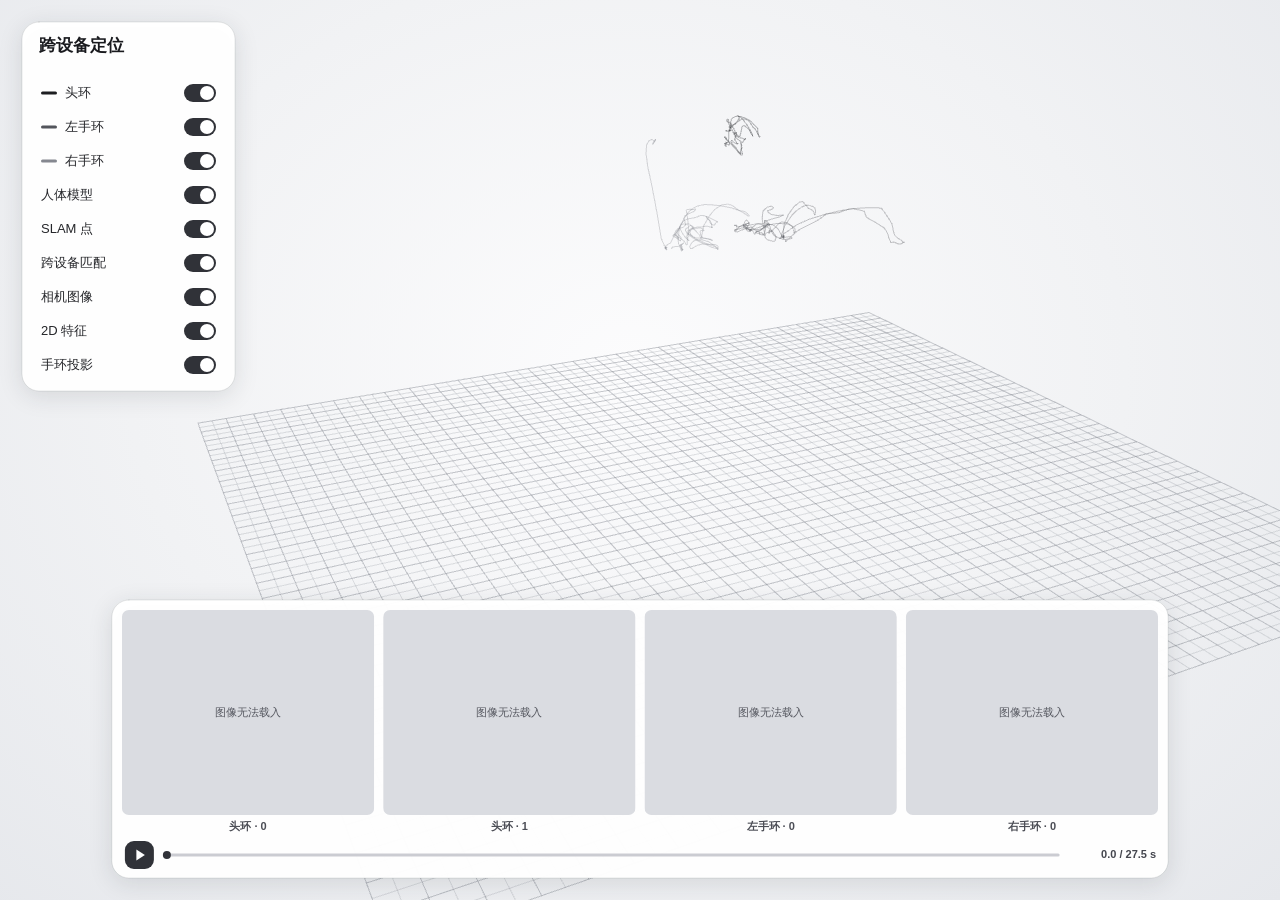
<file: demos/cross-device/index.html>
<!doctype html>
<html lang="zh-CN">
<head>
  <meta charset="utf-8">
  <meta name="viewport" content="width=device-width, initial-scale=1">
  <meta name="description" content="在统一三维坐标系中查看头环和左右手环的定位轨迹、视觉特征及相机图像。">
  <title>跨设备定位｜Cross Pose</title>
  <link rel="stylesheet" href="styles.css">
  <script src="vendor/three.min.js" defer></script>
  <script src="vendor/OrbitControls.js" defer></script>
  <script src="assets/data.js" defer></script>
  <script src="assets/cameras.js" defer></script>
  <script src="assets/human-mesh.js" defer></script>
  <script src="playback.js" defer></script>
  <script src="mannequin.js" defer></script>
  <script src="overlay.js" defer></script>
  <script src="app.js" defer></script>
</head>
<body>
  <canvas id="viewer" tabindex="0" aria-label="跨设备定位三维视图。拖动旋转，滚轮缩放，右键平移。空格播放或暂停。Tab 选择控件。">此视图需要 JavaScript 和 WebGL。</canvas>
</body>
</html>
</file>
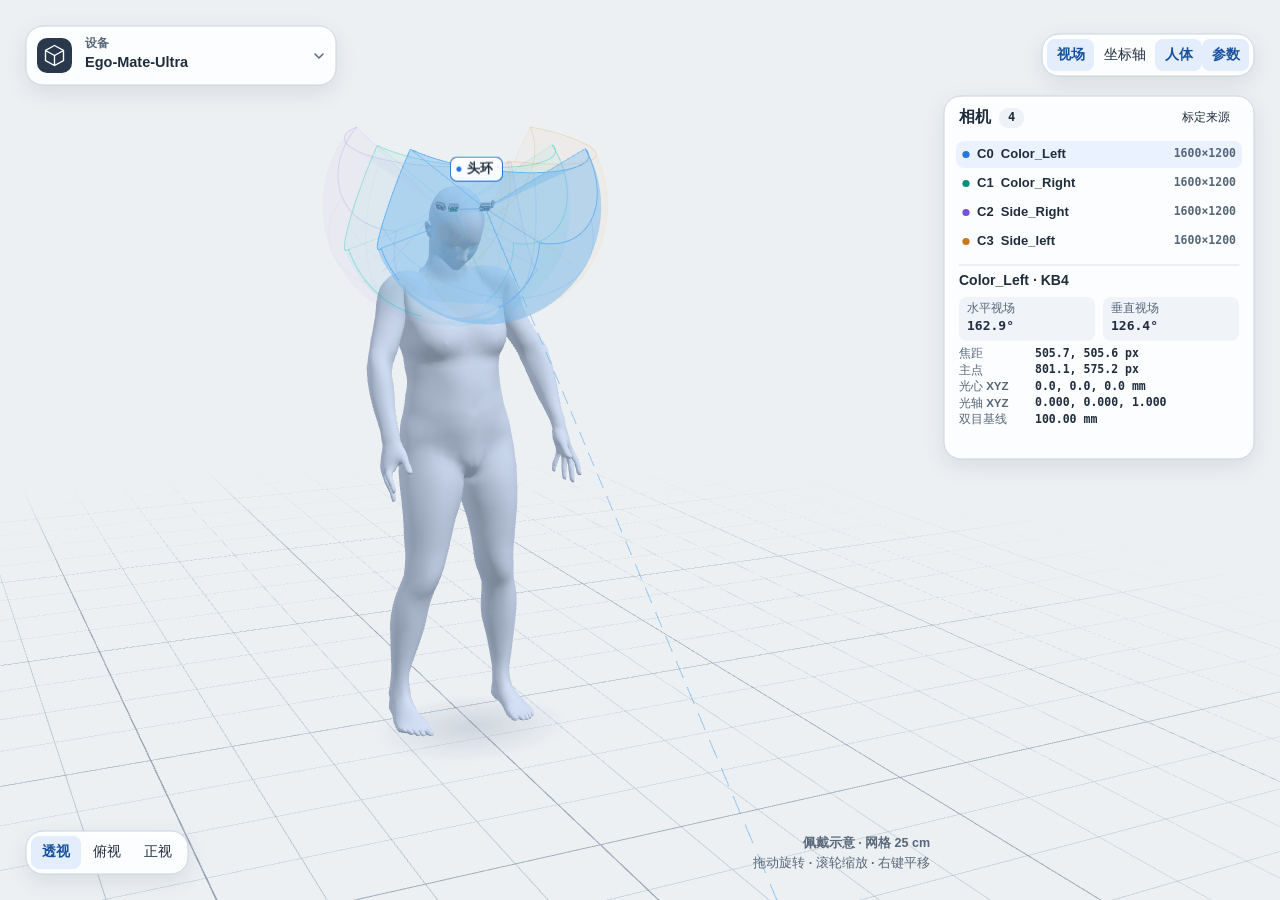
<file: demos/rig-viewer/index.html>
<!doctype html>
<html lang="zh-CN">
<head>
  <meta charset="utf-8">
  <meta name="viewport" content="width=device-width, initial-scale=1">
  <meta name="description" content="查看四组 Ego 设备的相机位置、标定视场和佩戴示意。">
  <title>Rig Viewer｜设备标定可视化</title>
  <link rel="stylesheet" href="styles.css">
  <script src="vendor/three.min.js" defer></script>
  <script src="vendor/OrbitControls.js" defer></script>
  <script src="calibration.js" defer></script>
  <script src="geometry.js" defer></script>
  <script src="human-mesh.js" defer></script>
  <script src="mannequin.js" defer></script>
  <script src="rig-scene.js" defer></script>
  <script src="gui.js" defer></script>
  <script src="app.js" defer></script>
</head>
<body>
  <canvas id="viewer" tabindex="0" aria-label="设备标定三维视图。拖动旋转，滚轮缩放，右键平移。Tab 选择画布内的控件，Enter 启用。">Rig Viewer 需要 JavaScript 和 WebGL。</canvas>
</body>
</html>
</file>
<file: styles.css>
:root {
  color-scheme: light;
  --ink: #1b1b1d;
  --muted: #5e6067;
  --line: #dedee2;
  --surface: #f5f5f7;
  --page: #fff;
  --max: 1180px;
  --gutter: clamp(20px, 5vw, 60px);
  font-family: -apple-system, BlinkMacSystemFont, "PingFang SC", "Noto Sans CJK SC",
    "Microsoft YaHei", system-ui, sans-serif;
  color: var(--ink);
  background: var(--page);
  scroll-padding-top: 86px;
}
* { box-sizing: border-box; }
body { margin: 0; }
button, summary { font: inherit; }
a { color: inherit; }
:focus-visible { outline: 3px solid #555; outline-offset: 4px; }
.skip { position: fixed; z-index: 10; top: 12px; left: 12px; padding: 10px 16px;
  background: white; border-radius: 8px; transform: translateY(-150%); }
.skip:focus { transform: none; }
.site-header {
  position: sticky; top: 0; z-index: 5;
  background: rgb(255 255 255 / 88%);
  -webkit-backdrop-filter: blur(24px) saturate(145%);
  backdrop-filter: blur(24px) saturate(145%);
  border-bottom: 1px solid rgb(0 0 0 / 9%);
}
.bar, .hero-inner, .layout, .site-footer > div {
  width: min(100%, calc(var(--max) + 2 * var(--gutter)));
  padding-inline: var(--gutter);
  margin-inline: auto;
}
.bar { min-height: 58px; display: flex; align-items: center; justify-content: space-between; gap: 16px; }
.brand { font-size: .96rem; font-weight: 750; text-decoration: none; white-space: nowrap; }
.bar nav { display: flex; align-items: center; gap: clamp(16px, 3vw, 32px); font-size: .88rem; }
.bar nav a { color: var(--muted); text-decoration: none; }
.bar nav a:hover { color: var(--ink); text-decoration: underline; text-underline-offset: 4px; }
.reading-progress { height: 2px; background: #222; position: absolute; bottom: -1px; left: 0;
  right: 0; transform: scaleX(0); transform-origin: left; pointer-events: none; }
.hero { background: linear-gradient(155deg, #f7f7f9 22%, #ebebee 100%); border-bottom: 1px solid var(--line); }
.hero-inner { padding-top: clamp(48px, 7.2vw, 108px); padding-bottom: clamp(26px, 5vw, 56px); }
.eyebrow { margin: 0 0 17px; color: var(--muted); font-weight: 680; font-size: .96rem; letter-spacing: .045em; }
h1 { margin: 0; font-size: clamp(2.55rem, 7.3vw, 5.8rem); font-weight: 770;
  line-height: 1.1; letter-spacing: -.055em; }
h1 span { display: block; }
.hero-deck { margin: 22px 0 0; font-size: clamp(1.06rem, 2vw, 1.4rem);
  letter-spacing: .045em; color: #424348; font-weight: 560; }
.hero-byline { margin: 10px 0 clamp(26px, 4.6vw, 52px); color: var(--muted); }
.hero figure { margin: 0; }
.hero figure img { border-radius: clamp(12px, 2vw, 24px); width: 100%; height: auto; display: block; }
.hero figcaption { margin: 11px 0 0; }
.layout { display: grid; grid-template-columns: minmax(155px, 205px) minmax(0, 1fr);
  column-gap: clamp(26px, 5vw, 72px); align-items: start; padding-block: clamp(36px, 7vw, 94px); }
.toc { position: sticky; top: 84px; }
.toc-label { margin: 0 0 13px; font-size: .88rem; font-weight: 750; padding-left: 11px; }
.toc ul { list-style: none; margin: 0; padding: 0; display: grid; gap: 4px; }
.toc a { display: block; padding: 8px 11px; border-radius: 8px; color: var(--muted); text-decoration: none;
  font-size: .88rem; line-height: 1.4; }
.toc a:hover, .toc a[aria-current="location"] { background: var(--surface); color: var(--ink); }
.toc a[aria-current="location"] { font-weight: 720; }
article { min-width: 0; font-size: 1.02rem; line-height: 1.85; overflow-wrap: anywhere; }
article > :first-child { margin-top: 0; }
article p { margin: 0 0 1.12rem; }
article .intro { font-size: 1.12em; font-weight: 530; }
article h2, article h3, article h4 { line-height: 1.27; letter-spacing: -.026em; }
article h2 { margin: clamp(54px, 7vw, 92px) 0 24px; padding-top: 23px; border-top: 1px solid var(--line);
  font-size: clamp(1.7rem, 4vw, 2.58rem); }
article h3 { margin: 40px 0 15px; font-size: clamp(1.23rem, 2.5vw, 1.55rem); }
article h4 { margin: 30px 0 12px; font-size: 1.12rem; }
article a { text-underline-offset: .19em; text-decoration-color: #a6a7ad; }
article a:hover { text-decoration-color: currentColor; }
figure { margin: 28px 0 30px; }
figure > picture { display: block; }
article figure img { display: block; max-width: 100%; height: auto; margin: auto; border-radius: 14px; }
figcaption { margin: 10px 0 0; font-size: .87rem; line-height: 1.55; color: var(--muted); }
.table-scroll { overflow-x: auto; margin: 22px 0 28px; border: 1px solid var(--line); border-radius: 12px; }
table { width: 100%; min-width: min(100%, 440px); border-spacing: 0; font-size: .91rem; line-height: 1.58; }
.table-scroll.wide table { min-width: 710px; }
th, td { padding: 12px 14px; text-align: left; vertical-align: top; border-bottom: 1px solid var(--line); }
th { font-weight: 680; background: var(--surface); }
tbody tr:last-child td { border-bottom: 0; }
td:first-child { font-weight: 560; }
article pre, .equation { background: var(--surface); border-radius: 12px; overflow: auto; }
article pre { padding: 16px 20px; line-height: 1.55; tab-size: 4; margin: 16px 0 24px; }
code { font: .88em ui-monospace, SFMono-Regular, Consolas, monospace; }
:not(pre) > code { background: var(--surface); border-radius: 4px; padding: .15em .28em; }
.equation { padding: 15px 12px; margin: 20px 0; }
math { font-size: 1em; }
summary { cursor: pointer; }
.media { background: var(--surface); border: 1px solid var(--line); border-radius: 19px; overflow: hidden; }
.media video { display: block; width: 100%; height: auto; max-height: 72vh; background: #161616; }
.media figcaption { padding: 0 16px 13px; }
.demo { margin: 26px 0 32px; border: 1px solid var(--line); border-radius: 20px; overflow: hidden; background: var(--surface); }
.demo-bar {
  display: flex; align-items: center; justify-content: space-between; gap: 12px;
  padding: 8px 15px; background: rgb(255 255 255 / 79%); border-bottom: 1px solid var(--line);
  font-size: .97rem; font-weight: 680;
}
.demo-fullscreen {
  flex: none; display: grid; place-items: center; width: 36px; height: 36px; padding: 0;
  border: 1px solid transparent; border-radius: 8px; background: transparent; color: var(--ink); cursor: pointer;
}
.demo-fullscreen:hover { border-color: var(--line); background: var(--surface); }
.demo-fullscreen svg { width: 20px; height: 20px; }
.demo-fullscreen .shrink-icon { display: none; }
.demo iframe { display: block; width: 100%; height: clamp(480px, 67vh, 680px); border: 0; }
.demo figcaption { margin: 0; padding: 11px 15px 13px; border-top: 1px solid var(--line); }
.demo:is(:fullscreen, .is-expanded) {
  display: grid; grid-template-rows: auto minmax(0, 1fr);
  width: 100%; height: 100dvh; margin: 0; border: 0; border-radius: 0;
}
.demo.is-expanded { position: fixed; inset: 0; z-index: 20; }
html:has(.demo.is-expanded) { overflow: hidden; }
.demo:is(:fullscreen, .is-expanded) iframe { height: 100%; }
.demo:is(:fullscreen, .is-expanded) :is(figcaption, .expand-icon) { display: none; }
.demo:is(:fullscreen, .is-expanded) .shrink-icon { display: inline; }
[hidden] { display: none !important; }
.site-footer { background: var(--surface); color: var(--muted); border-top: 1px solid var(--line); font-size: .88rem; }
.site-footer > div { padding-block: 22px; display: flex; justify-content: space-between; gap: 14px; }
@media (max-width: 800px) {
  .layout { grid-template-columns: minmax(0, 1fr); gap: 34px; }
  .toc { position: static; background: var(--surface); border-radius: 16px; padding: 14px; }
  .toc-label { margin-bottom: 4px; }
  .toc ul { grid-template-columns: repeat(auto-fit, minmax(115px, 1fr)); }
  .toc a { padding-block: 7px; }
}
@media (max-width: 430px) {
  :root { --gutter: 16px; }
  h1 { font-size: clamp(1.85rem, 9vw, 2.55rem); }
  .bar nav a:not(:last-child) { display: none; }
  .demo iframe { height: 540px; }
}
@media print {
  .site-header, .toc, .site-footer, .demo iframe, .demo-fullscreen { display: none; }
  .layout { display: block; }
  figure, table { break-inside: avoid; }
}
</file>
<file: demos/cross-device/styles.css>
:root {
  color-scheme: light;
  background: radial-gradient(ellipse at 49% 41%, #fcfcfd 0%, #f1f2f4 54%, #e6e8ec 100%);
}

html, body { width: 100%; height: 100%; margin: 0; overflow: hidden; }
#viewer { display: block; width: 100%; height: 100%; touch-action: none; cursor: grab; outline: none; }
#viewer:active { cursor: grabbing; }
#viewer:focus-visible { outline: 2px solid #686b73; outline-offset: -2px; }
</file>
<file: demos/rig-viewer/styles.css>
:root { color-scheme: light; background: #edf0f3; }
html, body { width: 100%; height: 100%; margin: 0; overflow: hidden; }
#viewer { display: block; width: 100%; height: 100%; touch-action: none; cursor: grab; outline: none; }
#viewer:active { cursor: grabbing; }
#viewer:focus-visible { outline: 2px solid #3078d7; outline-offset: -2px; }
</file>
